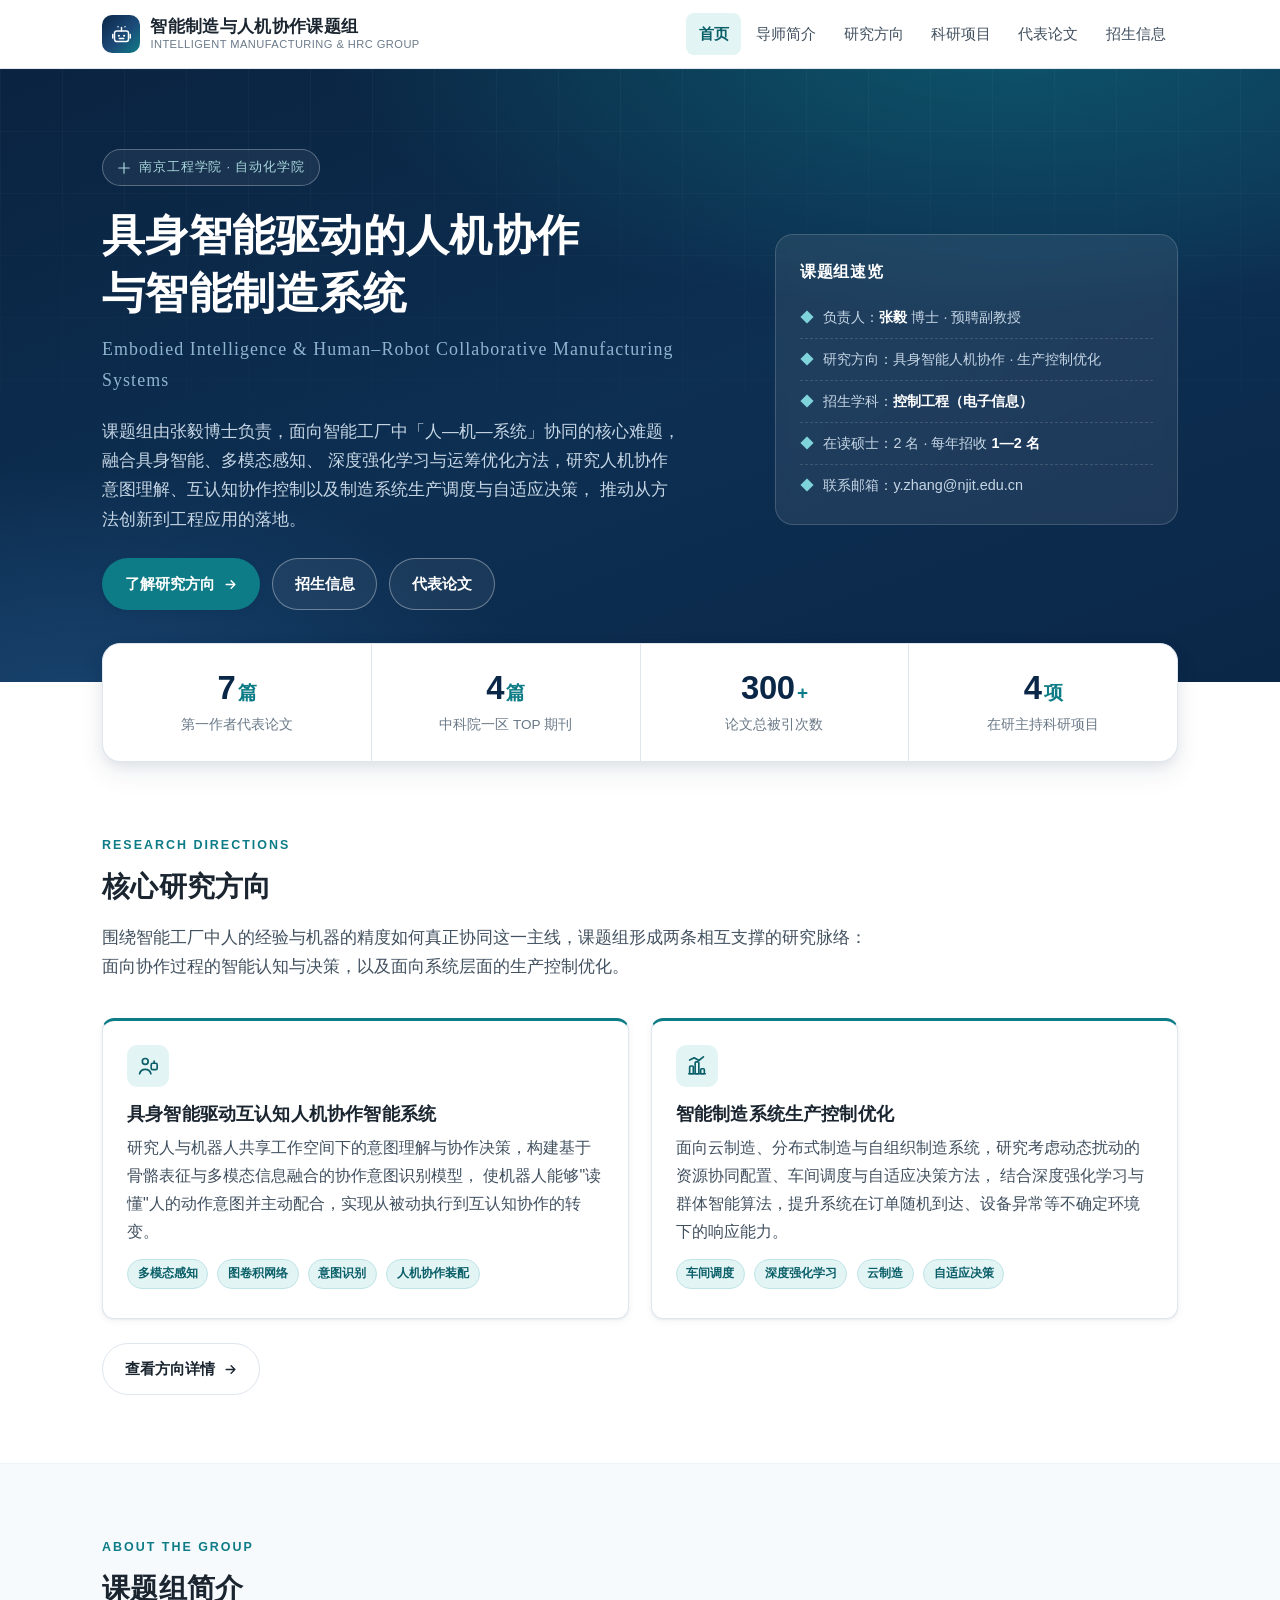
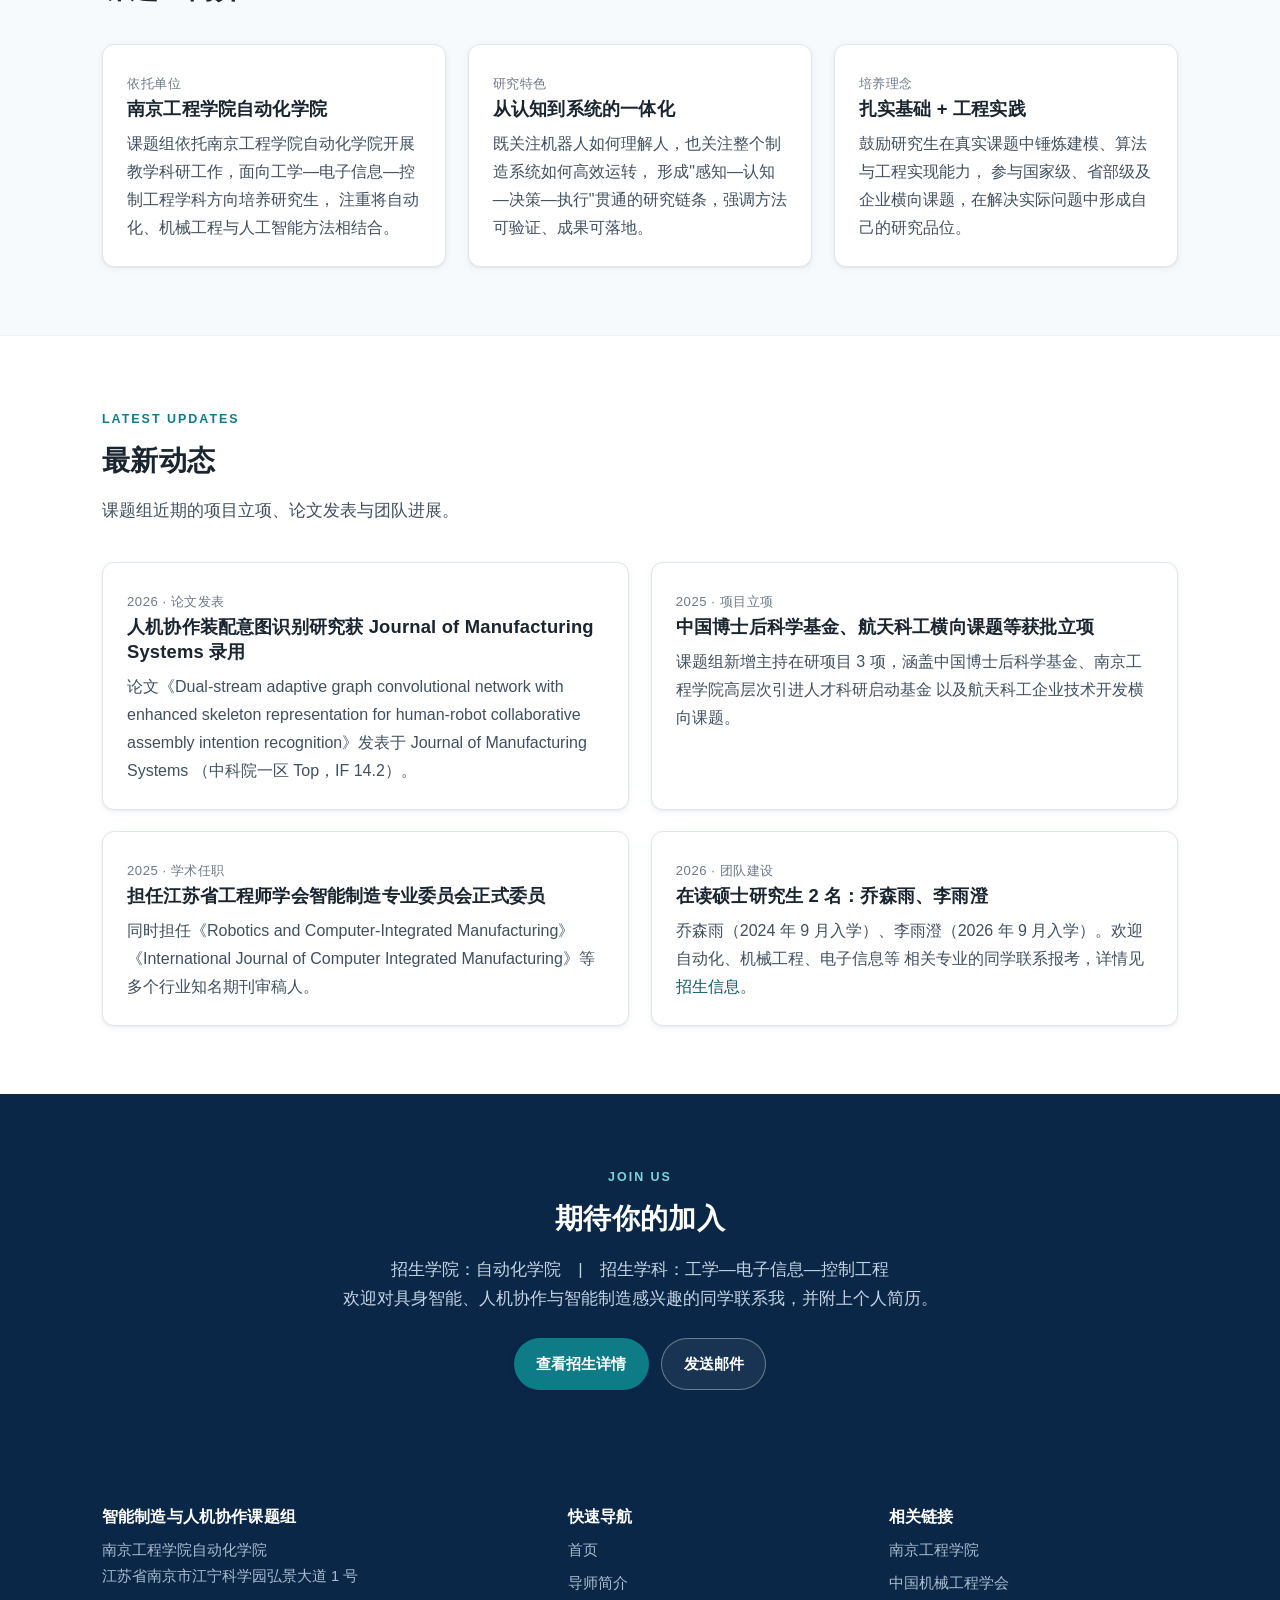
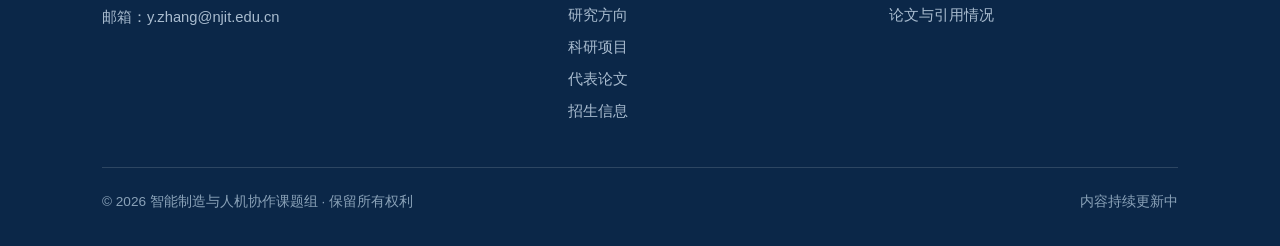
<file: index.html>
<!DOCTYPE html>
<html lang="zh-CN">
<head>
<meta charset="UTF-8">
<meta name="viewport" content="width=device-width, initial-scale=1">
<title>智能制造与人机协作课题组 | 南京工程学院自动化学院</title>
<meta name="description" content="智能制造与人机协作课题组（南京工程学院自动化学院），面向具身智能驱动互认知人机协作智能系统与智能制造系统生产控制优化开展研究，由张毅博士负责，每年招收硕士研究生1—2名。">
<meta name="keywords" content="张毅,南京工程学院,自动化学院,具身智能,人机协作,智能制造,生产调度,研究生招生,控制工程">
<meta name="author" content="张毅">
<link rel="icon" href="favicon.svg" type="image/svg+xml">
<meta name="theme-color" content="#0b2748">
<link rel="stylesheet" href="assets/css/style.css">
</head>
<body>

<a class="skip-link" href="#main">跳到主要内容</a>

<!-- ===================== 顶部导航 ===================== -->
<header class="site-header">
  <nav class="wrap nav" aria-label="主导航">
    <a class="brand" href="index.html">
      <span class="brand__mark" aria-hidden="true">
        <svg width="21" height="21" viewBox="0 0 24 24" fill="none" stroke="currentColor" stroke-width="1.7" stroke-linecap="round" stroke-linejoin="round">
          <rect x="4" y="8" width="16" height="12" rx="2.5"/>
          <path d="M12 8V4M8 3.2h0M16 3.2h0"/>
          <circle cx="9" cy="13.5" r="1.2" fill="currentColor" stroke="none"/>
          <circle cx="15" cy="13.5" r="1.2" fill="currentColor" stroke="none"/>
          <path d="M9.5 16.6h5"/>
          <path d="M2 12v4M22 12v4"/>
        </svg>
      </span>
      <span class="brand__text">
        <span class="brand__cn">智能制造与人机协作课题组</span>
        <span class="brand__en">Intelligent Manufacturing &amp; HRC Group</span>
      </span>
    </a>

    <button class="nav__toggle" type="button" aria-label="展开导航菜单" aria-expanded="false" aria-controls="site-menu">
      <svg width="22" height="22" viewBox="0 0 24 24" fill="none" stroke="currentColor" stroke-width="2" stroke-linecap="round" aria-hidden="true">
        <path d="M4 7h16M4 12h16M4 17h16"/>
      </svg>
    </button>

    <ul class="nav__list" id="site-menu">
      <li><a class="nav__link" href="index.html">首页</a></li>
      <li><a class="nav__link" href="advisor.html">导师简介</a></li>
      <li><a class="nav__link" href="research.html">研究方向</a></li>
      <li><a class="nav__link" href="projects.html">科研项目</a></li>
      <li><a class="nav__link" href="publications.html">代表论文</a></li>
      <li><a class="nav__link" href="join.html">招生信息</a></li>
    </ul>
  </nav>
</header>

<main id="main">

  <!-- ===================== Hero ===================== -->
  <section class="hero">
    <div class="hero__grid" aria-hidden="true"></div>
    <div class="wrap hero__inner">
      <div>
        <p class="hero__tag">
          <svg width="14" height="14" viewBox="0 0 24 24" fill="none" stroke="currentColor" stroke-width="2" stroke-linecap="round" aria-hidden="true"><path d="M12 3v18M3 12h18"/></svg>
          南京工程学院 · 自动化学院
        </p>

        <h1>具身智能驱动的人机协作<br>与智能制造系统</h1>
        <p class="hero__en">Embodied Intelligence &amp; Human–Robot Collaborative Manufacturing Systems</p>

        <p class="hero__desc">
          课题组由张毅博士负责，面向智能工厂中「人—机—系统」协同的核心难题，融合具身智能、多模态感知、
          深度强化学习与运筹优化方法，研究人机协作意图理解、互认知协作控制以及制造系统生产调度与自适应决策，
          推动从方法创新到工程应用的落地。
        </p>

        <div class="btn-row">
          <a class="btn btn--primary" href="research.html">
            了解研究方向
            <svg width="15" height="15" viewBox="0 0 24 24" fill="none" stroke="currentColor" stroke-width="2.2" stroke-linecap="round" stroke-linejoin="round" aria-hidden="true"><path d="M5 12h14M13 6l6 6-6 6"/></svg>
          </a>
          <a class="btn btn--ghost" href="join.html">招生信息</a>
          <a class="btn btn--ghost" href="publications.html">代表论文</a>
        </div>
      </div>

      <aside class="hero__card" aria-label="课题组概览">
        <h2>课题组速览</h2>
        <ul>
          <li><span class="dot" aria-hidden="true">◆</span><span>负责人：<strong>张毅</strong> 博士 · 预聘副教授</span></li>
          <li><span class="dot" aria-hidden="true">◆</span><span>研究方向：具身智能人机协作 · 生产控制优化</span></li>
          <li><span class="dot" aria-hidden="true">◆</span><span>招生学科：<strong>控制工程（电子信息）</strong></span></li>
          <li><span class="dot" aria-hidden="true">◆</span><span>在读硕士：2 名 · 每年招收 <strong>1—2 名</strong></span></li>
          <li><span class="dot" aria-hidden="true">◆</span><span>联系邮箱：y.zhang@njit.edu.cn</span></li>
        </ul>
      </aside>
    </div>
  </section>

  <!-- ===================== 数据条 ===================== -->
  <div class="wrap">
    <div class="stats">
      <div class="stat">
        <span class="stat__num">7<small>篇</small></span>
        <span class="stat__label">第一作者代表论文</span>
      </div>
      <div class="stat">
        <span class="stat__num">4<small>篇</small></span>
        <span class="stat__label">中科院一区 TOP 期刊</span>
      </div>
      <div class="stat">
        <span class="stat__num">300<small>+</small></span>
        <span class="stat__label">论文总被引次数</span>
      </div>
      <div class="stat">
        <span class="stat__num">4<small>项</small></span>
        <span class="stat__label">在研主持科研项目</span>
      </div>
    </div>
  </div>

  <!-- ===================== 研究方向 ===================== -->
  <section class="section" id="directions">
    <div class="wrap">
      <div class="section-head">
        <span class="eyebrow">Research Directions</span>
        <h2>核心研究方向</h2>
        <p class="lead">
          围绕智能工厂中人的经验与机器的精度如何真正协同这一主线，课题组形成两条相互支撑的研究脉络：
          面向协作过程的智能认知与决策，以及面向系统层面的生产控制优化。
        </p>
      </div>

      <div class="grid grid--2">
        <article class="card card--accent">
          <div class="card__icon" aria-hidden="true">
            <svg width="22" height="22" viewBox="0 0 24 24" fill="none" stroke="currentColor" stroke-width="1.8" stroke-linecap="round" stroke-linejoin="round">
              <circle cx="9" cy="7" r="3.2"/><path d="M2.8 20.5a6.4 6.4 0 0 1 12.4 0"/>
              <rect x="15.5" y="9" width="6.5" height="7" rx="1.6"/><path d="M18.7 9V6.5"/>
            </svg>
          </div>
          <h3>具身智能驱动互认知人机协作智能系统</h3>
          <p>
            研究人与机器人共享工作空间下的意图理解与协作决策，构建基于骨骼表征与多模态信息融合的协作意图识别模型，
            使机器人能够"读懂"人的动作意图并主动配合，实现从被动执行到互认知协作的转变。
          </p>
          <div>
            <span class="tag tag--accent">多模态感知</span>
            <span class="tag tag--accent">图卷积网络</span>
            <span class="tag tag--accent">意图识别</span>
            <span class="tag tag--accent">人机协作装配</span>
          </div>
        </article>

        <article class="card card--accent">
          <div class="card__icon" aria-hidden="true">
            <svg width="22" height="22" viewBox="0 0 24 24" fill="none" stroke="currentColor" stroke-width="1.8" stroke-linecap="round" stroke-linejoin="round">
              <path d="M3 20.5h18"/><rect x="4" y="12" width="4" height="8.5" rx="1"/>
              <rect x="10" y="7.5" width="4" height="13" rx="1"/><rect x="16" y="15" width="4" height="5.5" rx="1"/>
              <path d="M4 5.5l5-2.5 5 3 5-4"/>
            </svg>
          </div>
          <h3>智能制造系统生产控制优化</h3>
          <p>
            面向云制造、分布式制造与自组织制造系统，研究考虑动态扰动的资源协同配置、车间调度与自适应决策方法，
            结合深度强化学习与群体智能算法，提升系统在订单随机到达、设备异常等不确定环境下的响应能力。
          </p>
          <div>
            <span class="tag tag--accent">车间调度</span>
            <span class="tag tag--accent">深度强化学习</span>
            <span class="tag tag--accent">云制造</span>
            <span class="tag tag--accent">自适应决策</span>
          </div>
        </article>
      </div>

      <div class="btn-row">
        <a class="btn btn--ghost" href="research.html">
          查看方向详情
          <svg width="15" height="15" viewBox="0 0 24 24" fill="none" stroke="currentColor" stroke-width="2.2" stroke-linecap="round" stroke-linejoin="round" aria-hidden="true"><path d="M5 12h14M13 6l6 6-6 6"/></svg>
        </a>
      </div>
    </div>
  </section>

  <!-- ===================== 课题组简介 ===================== -->
  <section class="section section--soft">
    <div class="wrap">
      <div class="section-head">
        <span class="eyebrow">About the Group</span>
        <h2>课题组简介</h2>
      </div>

      <div class="grid grid--3">
        <article class="card">
          <span class="card__meta">依托单位</span>
          <h3>南京工程学院自动化学院</h3>
          <p>
            课题组依托南京工程学院自动化学院开展教学科研工作，面向工学—电子信息—控制工程学科方向培养研究生，
            注重将自动化、机械工程与人工智能方法相结合。
          </p>
        </article>

        <article class="card">
          <span class="card__meta">研究特色</span>
          <h3>从认知到系统的一体化</h3>
          <p>
            既关注机器人如何理解人，也关注整个制造系统如何高效运转，
            形成"感知—认知—决策—执行"贯通的研究链条，强调方法可验证、成果可落地。
          </p>
        </article>

        <article class="card">
          <span class="card__meta">培养理念</span>
          <h3>扎实基础 + 工程实践</h3>
          <p>
            鼓励研究生在真实课题中锤炼建模、算法与工程实现能力，
            参与国家级、省部级及企业横向课题，在解决实际问题中形成自己的研究品位。
          </p>
        </article>
      </div>
    </div>
  </section>

  <!-- ===================== 最新动态 ===================== -->
  <section class="section" id="news">
    <div class="wrap">
      <div class="section-head">
        <span class="eyebrow">Latest Updates</span>
        <h2>最新动态</h2>
        <p class="lead">课题组近期的项目立项、论文发表与团队进展。</p>
      </div>

      <div class="grid grid--2">
        <article class="card">
          <span class="card__meta">2026 · 论文发表</span>
          <h3>人机协作装配意图识别研究获 Journal of Manufacturing Systems 录用</h3>
          <p>
            论文《Dual-stream adaptive graph convolutional network with enhanced skeleton representation for
            human-robot collaborative assembly intention recognition》发表于 Journal of Manufacturing Systems
            （中科院一区 Top，IF 14.2）。
          </p>
        </article>

        <article class="card">
          <span class="card__meta">2025 · 项目立项</span>
          <h3>中国博士后科学基金、航天科工横向课题等获批立项</h3>
          <p>
            课题组新增主持在研项目 3 项，涵盖中国博士后科学基金、南京工程学院高层次引进人才科研启动基金
            以及航天科工企业技术开发横向课题。
          </p>
        </article>

        <article class="card">
          <span class="card__meta">2025 · 学术任职</span>
          <h3>担任江苏省工程师学会智能制造专业委员会正式委员</h3>
          <p>
            同时担任《Robotics and Computer-Integrated Manufacturing》《International Journal of
            Computer Integrated Manufacturing》等多个行业知名期刊审稿人。
          </p>
        </article>

        <article class="card">
          <span class="card__meta">2026 · 团队建设</span>
          <h3>在读硕士研究生 2 名：乔森雨、李雨澄</h3>
          <p>
            乔森雨（2024 年 9 月入学）、李雨澄（2026 年 9 月入学）。欢迎自动化、机械工程、电子信息等
            相关专业的同学联系报考，详情见<a href="join.html">招生信息</a>。
          </p>
        </article>
      </div>
    </div>
  </section>

  <!-- ===================== 招生 CTA ===================== -->
  <section class="section section--navy">
    <div class="wrap" style="text-align:center; max-width:820px;">
      <span class="eyebrow">Join Us</span>
      <h2>期待你的加入</h2>
      <p class="lead">
        招生学院：自动化学院　|　招生学科：工学—电子信息—控制工程<br>
        欢迎对具身智能、人机协作与智能制造感兴趣的同学联系我，并附上个人简历。
      </p>
      <div class="btn-row" style="justify-content:center;">
        <a class="btn btn--primary" href="join.html">查看招生详情</a>
        <a class="btn btn--ghost" href="mailto:y.zhang@njit.edu.cn">发送邮件</a>
      </div>
    </div>
  </section>

</main>

<!-- ===================== 页脚 ===================== -->
<footer class="site-footer">
  <div class="wrap">
    <div class="footer__grid">
      <div>
        <h3>智能制造与人机协作课题组</h3>
        <p>
          南京工程学院自动化学院<br>
          江苏省南京市江宁科学园弘景大道 1 号
        </p>
        <p>
          邮箱：<a href="mailto:y.zhang@njit.edu.cn">y.zhang@njit.edu.cn</a>
        </p>
      </div>

      <div>
        <h3>快速导航</h3>
        <ul>
          <li><a href="index.html">首页</a></li>
          <li><a href="advisor.html">导师简介</a></li>
          <li><a href="research.html">研究方向</a></li>
          <li><a href="projects.html">科研项目</a></li>
          <li><a href="publications.html">代表论文</a></li>
          <li><a href="join.html">招生信息</a></li>
        </ul>
      </div>

      <div>
        <h3>相关链接</h3>
        <ul>
          <li><a href="https://www.njit.edu.cn" target="_blank" rel="noopener">南京工程学院</a></li>
          <li><a href="https://www.cmes.org" target="_blank" rel="noopener">中国机械工程学会</a></li>
          <li><a href="publications.html">论文与引用情况</a></li>
        </ul>
      </div>
    </div>

    <div class="footer__bottom">
      <span>© <span data-year>2025</span> 智能制造与人机协作课题组 · 保留所有权利</span>
      <span>内容持续更新中</span>
    </div>
  </div>
</footer>

<script src="assets/js/main.js"></script>
</body>
</html>
</file>
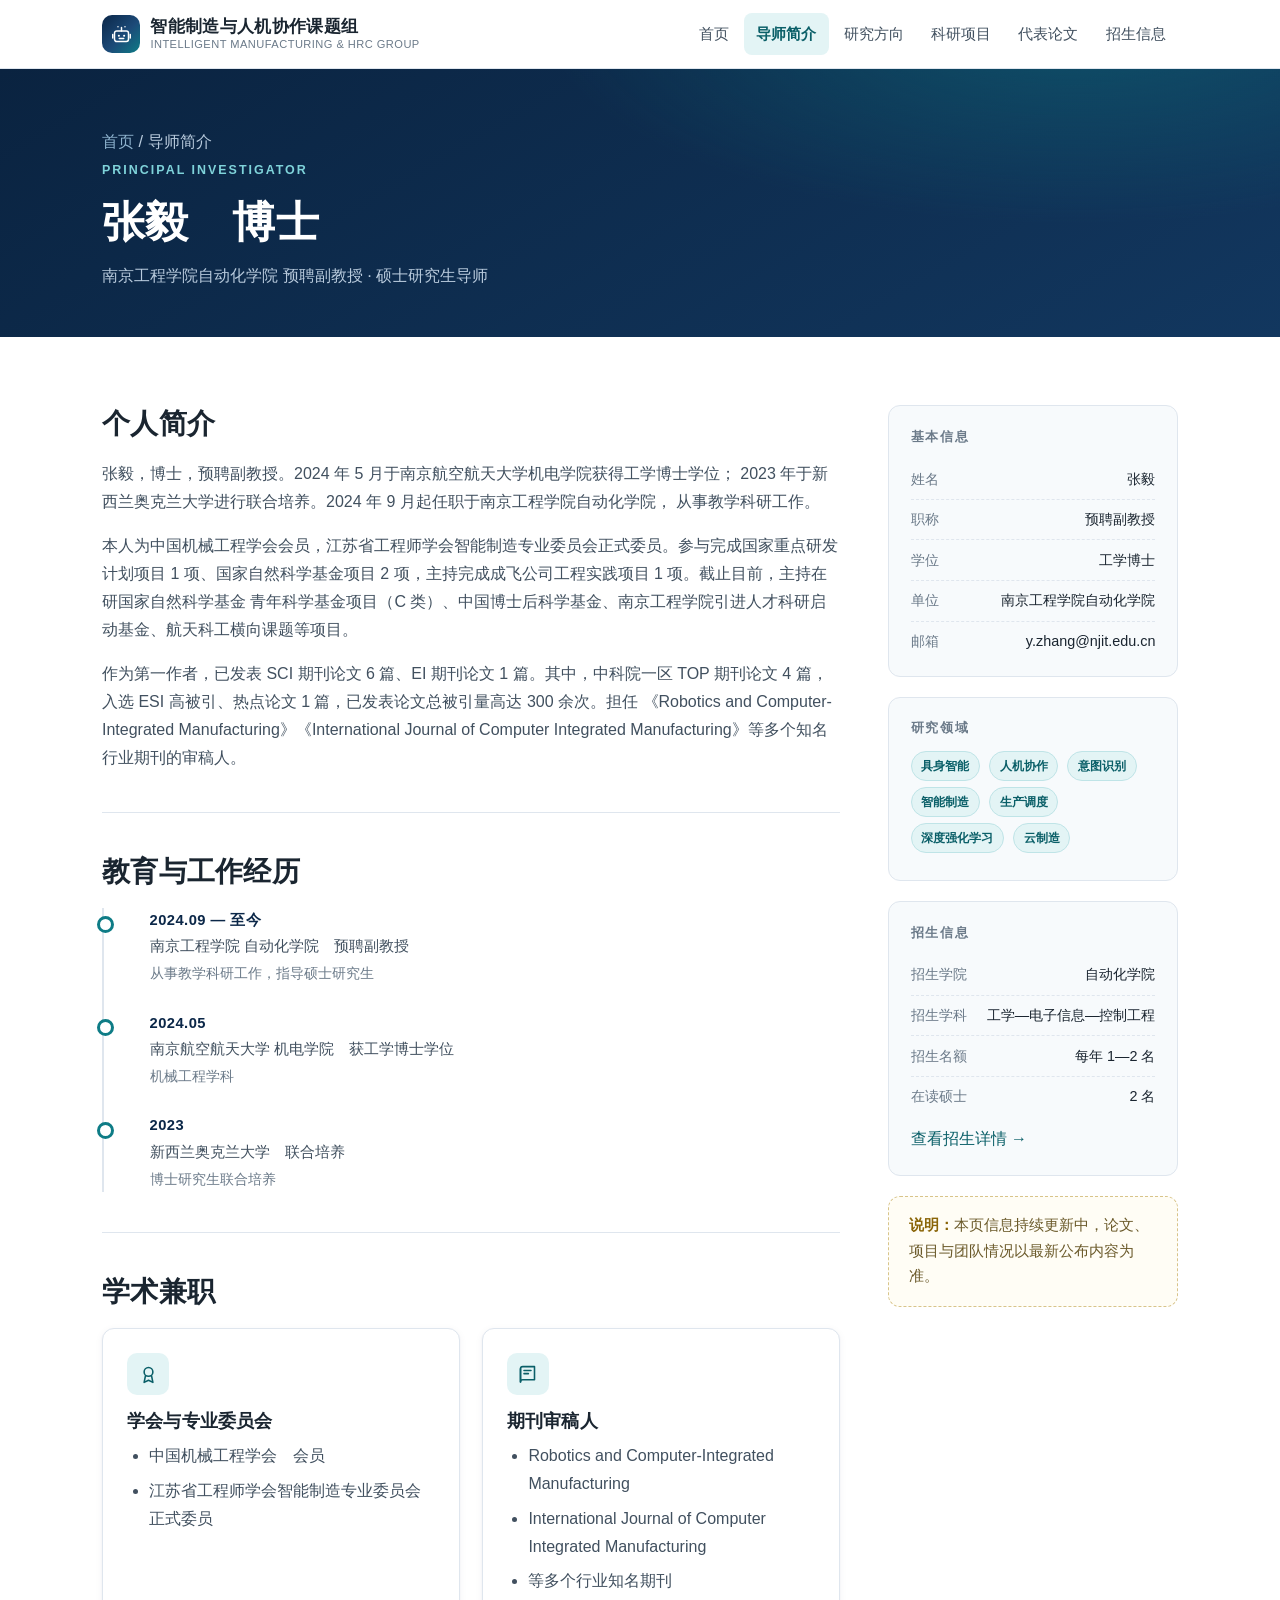
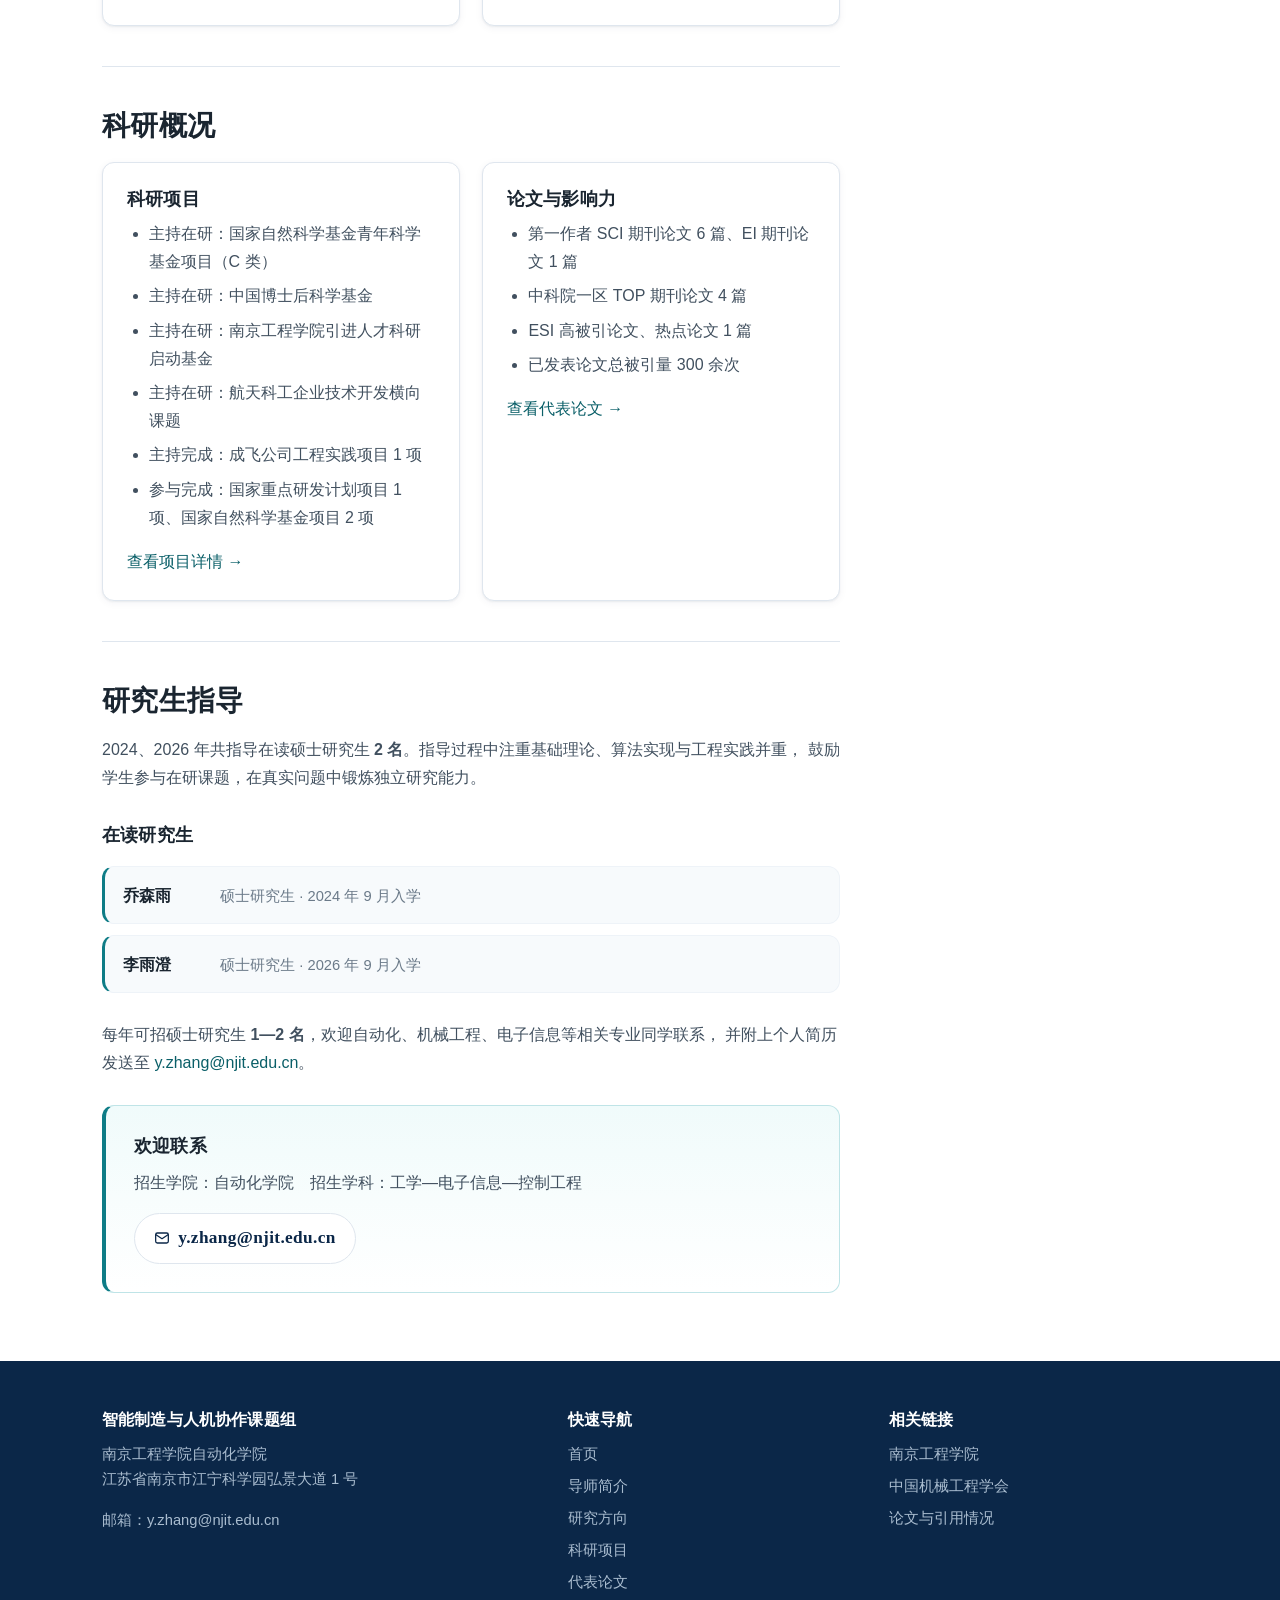
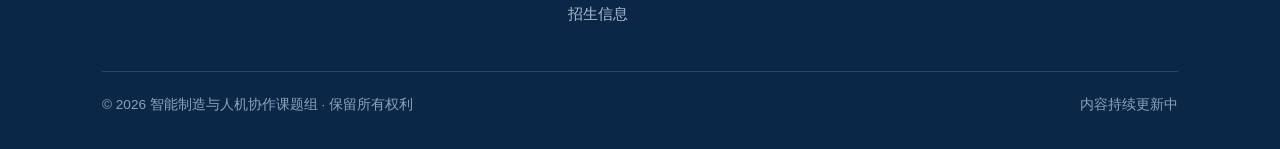
<file: advisor.html>
<!DOCTYPE html>
<html lang="zh-CN">
<head>
<meta charset="UTF-8">
<meta name="viewport" content="width=device-width, initial-scale=1">
<title>导师简介 | 智能制造与人机协作课题组</title>
<meta name="description" content="张毅，博士，南京工程学院自动化学院预聘副教授。南京航空航天大学工学博士，新西兰奥克兰大学联合培养。主持国家自然科学基金青年科学基金项目（C类）、中国博士后科学基金等，第一作者发表SCI论文6篇、EI论文1篇。">
<meta name="keywords" content="张毅,南京工程学院,自动化学院,预聘副教授,智能制造,人机协作,硕士生导师">
<link rel="icon" href="favicon.svg" type="image/svg+xml">
<meta name="theme-color" content="#0b2748">
<link rel="stylesheet" href="assets/css/style.css">
</head>
<body>

<a class="skip-link" href="#main">跳到主要内容</a>

<header class="site-header">
  <nav class="wrap nav" aria-label="主导航">
    <a class="brand" href="index.html">
      <span class="brand__mark" aria-hidden="true">
        <svg width="21" height="21" viewBox="0 0 24 24" fill="none" stroke="currentColor" stroke-width="1.7" stroke-linecap="round" stroke-linejoin="round">
          <rect x="4" y="8" width="16" height="12" rx="2.5"/>
          <path d="M12 8V4M8 3.2h0M16 3.2h0"/>
          <circle cx="9" cy="13.5" r="1.2" fill="currentColor" stroke="none"/>
          <circle cx="15" cy="13.5" r="1.2" fill="currentColor" stroke="none"/>
          <path d="M9.5 16.6h5"/>
          <path d="M2 12v4M22 12v4"/>
        </svg>
      </span>
      <span class="brand__text">
        <span class="brand__cn">智能制造与人机协作课题组</span>
        <span class="brand__en">Intelligent Manufacturing &amp; HRC Group</span>
      </span>
    </a>

    <button class="nav__toggle" type="button" aria-label="展开导航菜单" aria-expanded="false" aria-controls="site-menu">
      <svg width="22" height="22" viewBox="0 0 24 24" fill="none" stroke="currentColor" stroke-width="2" stroke-linecap="round" aria-hidden="true">
        <path d="M4 7h16M4 12h16M4 17h16"/>
      </svg>
    </button>

    <ul class="nav__list" id="site-menu">
      <li><a class="nav__link" href="index.html">首页</a></li>
      <li><a class="nav__link" href="advisor.html">导师简介</a></li>
      <li><a class="nav__link" href="research.html">研究方向</a></li>
      <li><a class="nav__link" href="projects.html">科研项目</a></li>
      <li><a class="nav__link" href="publications.html">代表论文</a></li>
      <li><a class="nav__link" href="join.html">招生信息</a></li>
    </ul>
  </nav>
</header>

<main id="main">

  <section class="page-hero">
    <div class="wrap">
      <p class="crumb"><a href="index.html">首页</a> / 导师简介</p>
      <span class="eyebrow">Principal Investigator</span>
      <h1>张毅　博士</h1>
      <p>南京工程学院自动化学院 预聘副教授 · 硕士研究生导师</p>
    </div>
  </section>

  <section class="section">
    <div class="wrap profile">

      <!-- ---------- 主内容 ---------- -->
      <div>
        <h2>个人简介</h2>
        <p>
          张毅，博士，预聘副教授。2024 年 5 月于南京航空航天大学机电学院获得工学博士学位；
          2023 年于新西兰奥克兰大学进行联合培养。2024 年 9 月起任职于南京工程学院自动化学院，
          从事教学科研工作。
        </p>
        <p>
          本人为中国机械工程学会会员，江苏省工程师学会智能制造专业委员会正式委员。参与完成国家重点研发计划项目
          1 项、国家自然科学基金项目 2 项，主持完成成飞公司工程实践项目 1 项。截止目前，主持在研国家自然科学基金
          青年科学基金项目（C 类）、中国博士后科学基金、南京工程学院引进人才科研启动基金、航天科工横向课题等项目。
        </p>
        <p>
          作为第一作者，已发表 SCI 期刊论文 6 篇、EI 期刊论文 1 篇。其中，中科院一区 TOP 期刊论文 4 篇，
          入选 ESI 高被引、热点论文 1 篇，已发表论文总被引量高达 300 余次。担任
          《Robotics and Computer-Integrated Manufacturing》《International Journal of Computer Integrated
          Manufacturing》等多个知名行业期刊的审稿人。
        </p>

        <hr>

        <h2>教育与工作经历</h2>
        <ol class="timeline">
          <li>
            <span class="timeline__year">2024.09 — 至今</span>
            <span class="timeline__text">南京工程学院 自动化学院　预聘副教授<br><em>从事教学科研工作，指导硕士研究生</em></span>
          </li>
          <li>
            <span class="timeline__year">2024.05</span>
            <span class="timeline__text">南京航空航天大学 机电学院　获工学博士学位<br><em>机械工程学科</em></span>
          </li>
          <li>
            <span class="timeline__year">2023</span>
            <span class="timeline__text">新西兰奥克兰大学　联合培养<br><em>博士研究生联合培养</em></span>
          </li>
        </ol>

        <hr>

        <h2>学术兼职</h2>
        <div class="grid grid--2">
          <article class="card">
            <div class="card__icon" aria-hidden="true">
              <svg width="21" height="21" viewBox="0 0 24 24" fill="none" stroke="currentColor" stroke-width="1.8" stroke-linecap="round" stroke-linejoin="round">
                <circle cx="12" cy="9" r="5"/><path d="M8.5 13.5 7 21l5-2.5 5 2.5-1.5-7.5"/>
              </svg>
            </div>
            <h3>学会与专业委员会</h3>
            <ul>
              <li>中国机械工程学会　会员</li>
              <li>江苏省工程师学会智能制造专业委员会　正式委员</li>
            </ul>
          </article>

          <article class="card">
            <div class="card__icon" aria-hidden="true">
              <svg width="21" height="21" viewBox="0 0 24 24" fill="none" stroke="currentColor" stroke-width="1.8" stroke-linecap="round" stroke-linejoin="round">
                <path d="M4 5.5A2.5 2.5 0 0 1 6.5 3H20v15H6.5A2.5 2.5 0 0 0 4 20.5z"/><path d="M4 5.5v15"/><path d="M8 7.5h8M8 11h5"/>
              </svg>
            </div>
            <h3>期刊审稿人</h3>
            <ul>
              <li>Robotics and Computer-Integrated Manufacturing</li>
              <li>International Journal of Computer Integrated Manufacturing</li>
              <li>等多个行业知名期刊</li>
            </ul>
          </article>
        </div>

        <hr>

        <h2>科研概况</h2>
        <div class="grid grid--2">
          <article class="card">
            <h3>科研项目</h3>
            <ul>
              <li>主持在研：国家自然科学基金青年科学基金项目（C 类）</li>
              <li>主持在研：中国博士后科学基金</li>
              <li>主持在研：南京工程学院引进人才科研启动基金</li>
              <li>主持在研：航天科工企业技术开发横向课题</li>
              <li>主持完成：成飞公司工程实践项目 1 项</li>
              <li>参与完成：国家重点研发计划项目 1 项、国家自然科学基金项目 2 项</li>
            </ul>
            <p style="margin-bottom:0;"><a href="projects.html">查看项目详情 →</a></p>
          </article>

          <article class="card">
            <h3>论文与影响力</h3>
            <ul>
              <li>第一作者 SCI 期刊论文 6 篇、EI 期刊论文 1 篇</li>
              <li>中科院一区 TOP 期刊论文 4 篇</li>
              <li>ESI 高被引论文、热点论文 1 篇</li>
              <li>已发表论文总被引量 300 余次</li>
            </ul>
            <p style="margin-bottom:0;"><a href="publications.html">查看代表论文 →</a></p>
          </article>
        </div>

        <hr>

        <h2>研究生指导</h2>
        <p>
          2024、2026 年共指导在读硕士研究生 <strong>2 名</strong>。指导过程中注重基础理论、算法实现与工程实践并重，
          鼓励学生参与在研课题，在真实问题中锻炼独立研究能力。
        </p>

        <h3 style="margin-top:1.9rem;">在读研究生</h3>
        <div class="member-list">
          <div class="member">
            <span class="member__name">乔森雨</span>
            <span class="member__meta">硕士研究生 · 2024 年 9 月入学</span>
          </div>
          <div class="member">
            <span class="member__name">李雨澄</span>
            <span class="member__meta">硕士研究生 · 2026 年 9 月入学</span>
          </div>
        </div>
        <p>
          每年可招硕士研究生 <strong>1—2 名</strong>，欢迎自动化、机械工程、电子信息等相关专业同学联系，
          并附上个人简历发送至 <a href="mailto:y.zhang@njit.edu.cn">y.zhang@njit.edu.cn</a>。
        </p>

        <div class="callout" style="margin-top:1.75rem;">
          <h3>欢迎联系</h3>
          <p style="margin-bottom:.5rem;">
            招生学院：自动化学院　招生学科：工学—电子信息—控制工程
          </p>
          <a class="email" href="mailto:y.zhang@njit.edu.cn">
            <svg width="16" height="16" viewBox="0 0 24 24" fill="none" stroke="currentColor" stroke-width="1.9" stroke-linecap="round" stroke-linejoin="round" aria-hidden="true">
              <rect x="2.5" y="4.5" width="19" height="15" rx="2.5"/><path d="m3 7 9 6 9-6"/>
            </svg>
            y.zhang@njit.edu.cn
          </a>
        </div>
      </div>

      <!-- ---------- 侧栏 ---------- -->
      <aside aria-label="个人信息速览">
        <div class="aside-card">
          <h3>基本信息</h3>
          <ul>
            <li><span>姓名</span><span>张毅</span></li>
            <li><span>职称</span><span>预聘副教授</span></li>
            <li><span>学位</span><span>工学博士</span></li>
            <li><span>单位</span><span>南京工程学院自动化学院</span></li>
            <li><span>邮箱</span><span>y.zhang@njit.edu.cn</span></li>
          </ul>
        </div>

        <div class="aside-card">
          <h3>研究领域</h3>
          <div>
            <span class="tag tag--accent">具身智能</span>
            <span class="tag tag--accent">人机协作</span>
            <span class="tag tag--accent">意图识别</span>
            <span class="tag tag--accent">智能制造</span>
            <span class="tag tag--accent">生产调度</span>
            <span class="tag tag--accent">深度强化学习</span>
            <span class="tag tag--accent">云制造</span>
          </div>
        </div>

        <div class="aside-card">
          <h3>招生信息</h3>
          <ul>
            <li><span>招生学院</span><span>自动化学院</span></li>
            <li><span>招生学科</span><span>工学—电子信息—控制工程</span></li>
            <li><span>招生名额</span><span>每年 1—2 名</span></li>
            <li><span>在读硕士</span><span>2 名</span></li>
          </ul>
          <p style="margin:1rem 0 0;"><a href="join.html">查看招生详情 →</a></p>
        </div>

        <div class="note">
          <strong>说明：</strong>本页信息持续更新中，论文、项目与团队情况以最新公布内容为准。
        </div>
      </aside>

    </div>
  </section>

</main>

<footer class="site-footer">
  <div class="wrap">
    <div class="footer__grid">
      <div>
        <h3>智能制造与人机协作课题组</h3>
        <p>
          南京工程学院自动化学院<br>
          江苏省南京市江宁科学园弘景大道 1 号
        </p>
        <p>
          邮箱：<a href="mailto:y.zhang@njit.edu.cn">y.zhang@njit.edu.cn</a>
        </p>
      </div>

      <div>
        <h3>快速导航</h3>
        <ul>
          <li><a href="index.html">首页</a></li>
          <li><a href="advisor.html">导师简介</a></li>
          <li><a href="research.html">研究方向</a></li>
          <li><a href="projects.html">科研项目</a></li>
          <li><a href="publications.html">代表论文</a></li>
          <li><a href="join.html">招生信息</a></li>
        </ul>
      </div>

      <div>
        <h3>相关链接</h3>
        <ul>
          <li><a href="https://www.njit.edu.cn" target="_blank" rel="noopener">南京工程学院</a></li>
          <li><a href="https://www.cmes.org" target="_blank" rel="noopener">中国机械工程学会</a></li>
          <li><a href="publications.html">论文与引用情况</a></li>
        </ul>
      </div>
    </div>

    <div class="footer__bottom">
      <span>© <span data-year>2025</span> 智能制造与人机协作课题组 · 保留所有权利</span>
      <span>内容持续更新中</span>
    </div>
  </div>
</footer>

<script src="assets/js/main.js"></script>
</body>
</html>
</file>
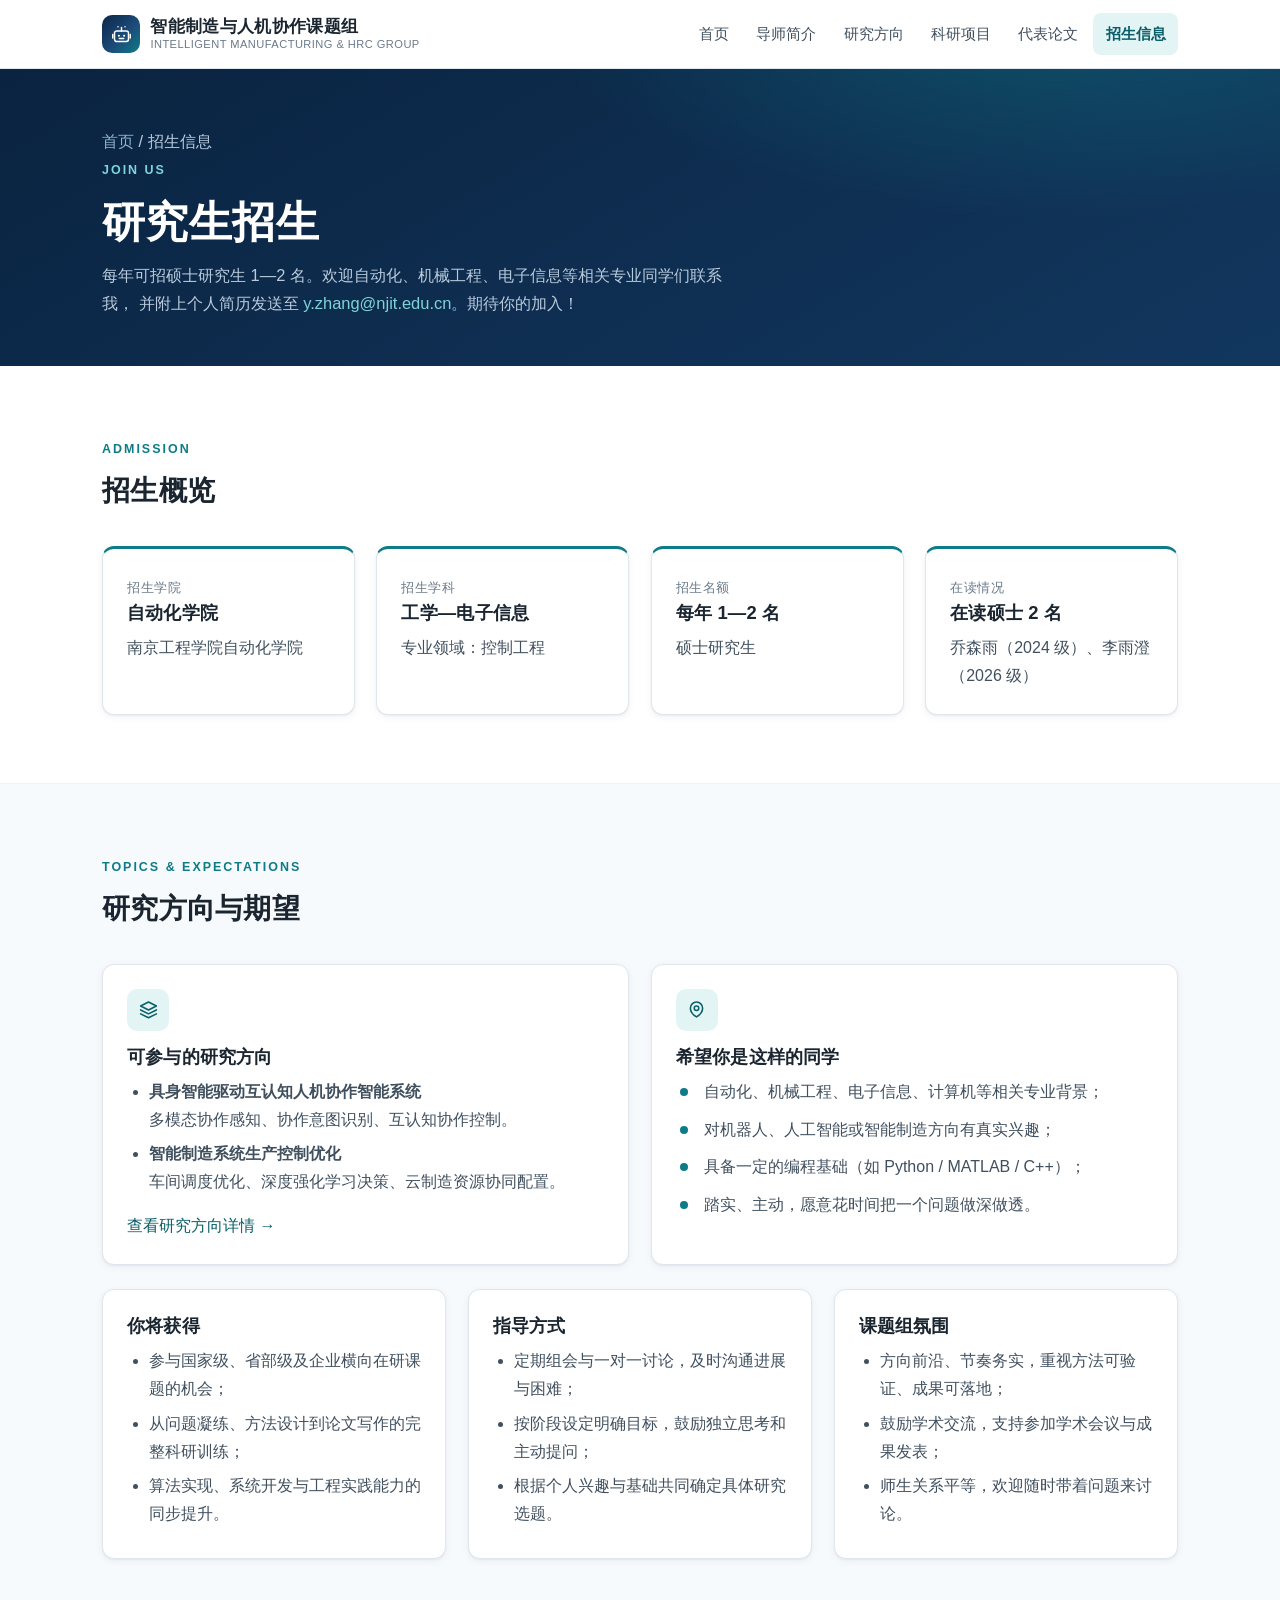
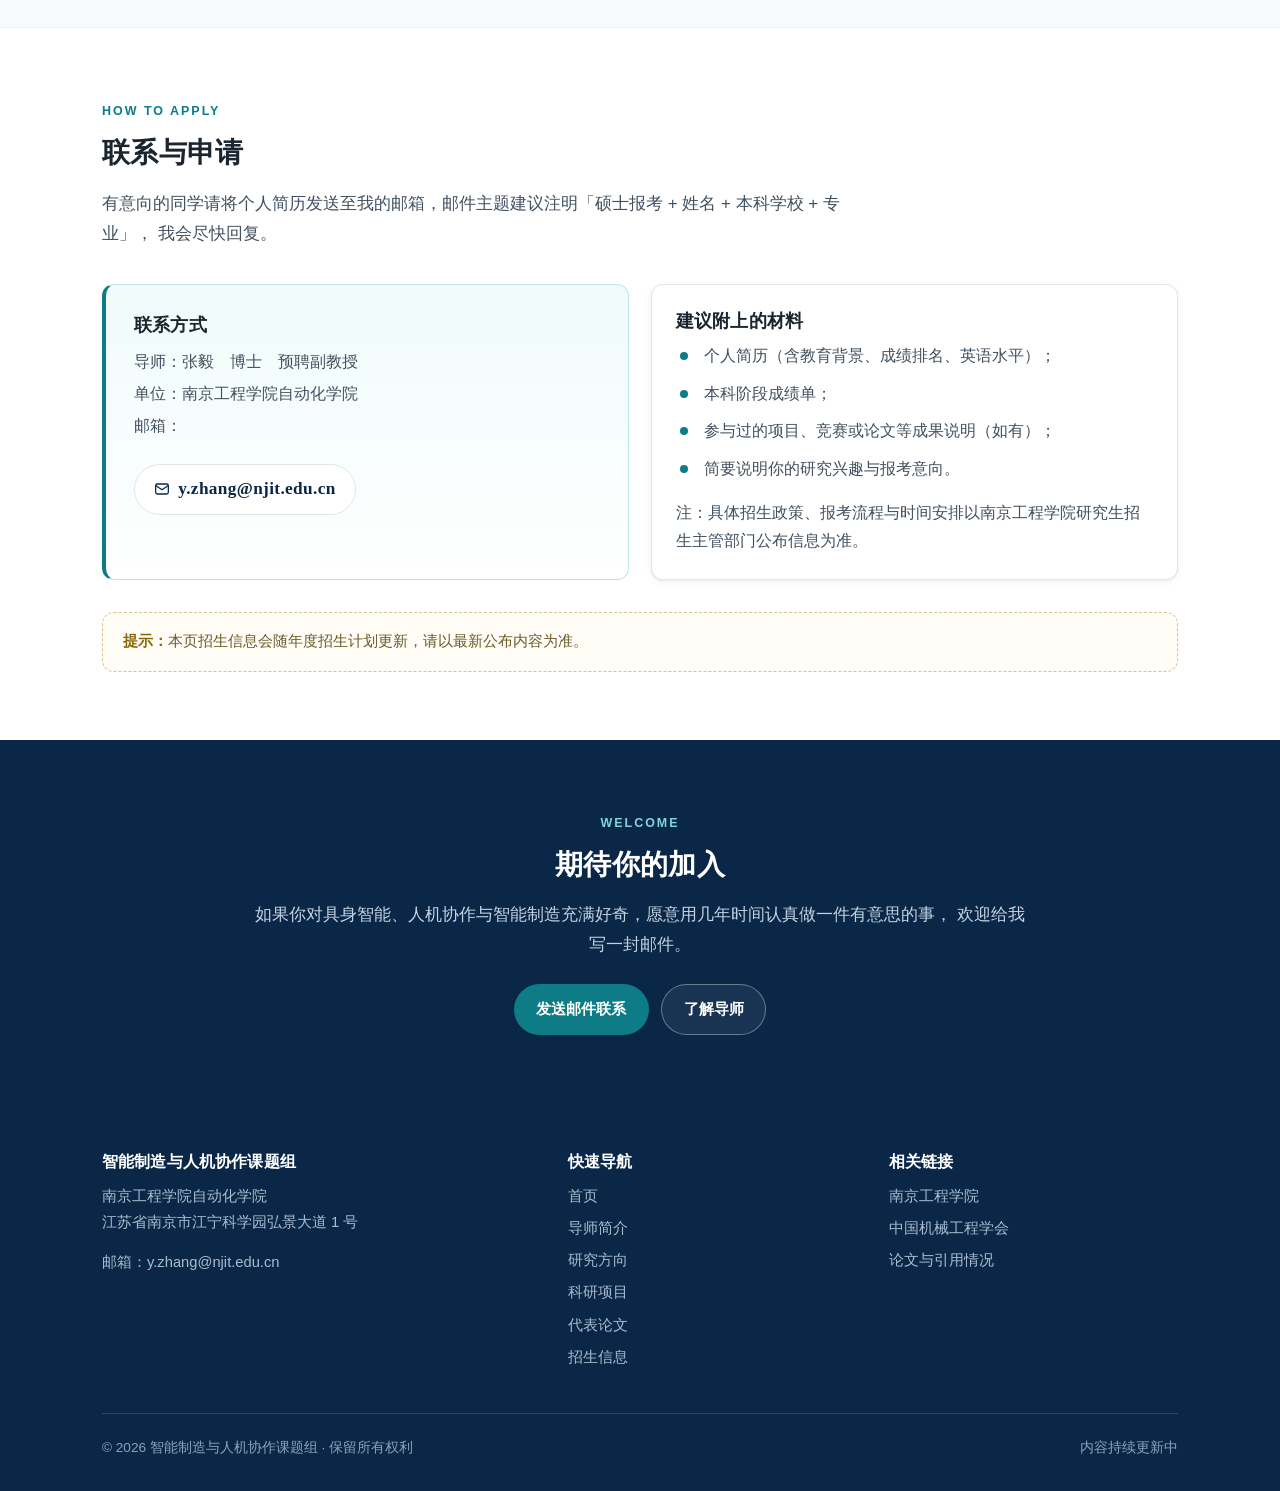
<file: join.html>
<!DOCTYPE html>
<html lang="zh-CN">
<head>
<meta charset="UTF-8">
<meta name="viewport" content="width=device-width, initial-scale=1">
<title>招生信息 | 智能制造与人机协作课题组</title>
<meta name="description" content="课题组每年招收硕士研究生1—2名。招生学院：南京工程学院自动化学院；招生学科：工学—电子信息—控制工程。欢迎自动化、机械工程、电子信息等相关专业同学联系 y.zhang@njit.edu.cn。">
<meta name="keywords" content="研究生招生,南京工程学院,自动化学院,控制工程,电子信息,硕士招生,具身智能,人机协作">
<link rel="icon" href="favicon.svg" type="image/svg+xml">
<meta name="theme-color" content="#0b2748">
<link rel="stylesheet" href="assets/css/style.css">
</head>
<body>

<a class="skip-link" href="#main">跳到主要内容</a>

<header class="site-header">
  <nav class="wrap nav" aria-label="主导航">
    <a class="brand" href="index.html">
      <span class="brand__mark" aria-hidden="true">
        <svg width="21" height="21" viewBox="0 0 24 24" fill="none" stroke="currentColor" stroke-width="1.7" stroke-linecap="round" stroke-linejoin="round">
          <rect x="4" y="8" width="16" height="12" rx="2.5"/>
          <path d="M12 8V4M8 3.2h0M16 3.2h0"/>
          <circle cx="9" cy="13.5" r="1.2" fill="currentColor" stroke="none"/>
          <circle cx="15" cy="13.5" r="1.2" fill="currentColor" stroke="none"/>
          <path d="M9.5 16.6h5"/>
          <path d="M2 12v4M22 12v4"/>
        </svg>
      </span>
      <span class="brand__text">
        <span class="brand__cn">智能制造与人机协作课题组</span>
        <span class="brand__en">Intelligent Manufacturing &amp; HRC Group</span>
      </span>
    </a>

    <button class="nav__toggle" type="button" aria-label="展开导航菜单" aria-expanded="false" aria-controls="site-menu">
      <svg width="22" height="22" viewBox="0 0 24 24" fill="none" stroke="currentColor" stroke-width="2" stroke-linecap="round" aria-hidden="true">
        <path d="M4 7h16M4 12h16M4 17h16"/>
      </svg>
    </button>

    <ul class="nav__list" id="site-menu">
      <li><a class="nav__link" href="index.html">首页</a></li>
      <li><a class="nav__link" href="advisor.html">导师简介</a></li>
      <li><a class="nav__link" href="research.html">研究方向</a></li>
      <li><a class="nav__link" href="projects.html">科研项目</a></li>
      <li><a class="nav__link" href="publications.html">代表论文</a></li>
      <li><a class="nav__link" href="join.html">招生信息</a></li>
    </ul>
  </nav>
</header>

<main id="main">

  <section class="page-hero">
    <div class="wrap">
      <p class="crumb"><a href="index.html">首页</a> / 招生信息</p>
      <span class="eyebrow">Join Us</span>
      <h1>研究生招生</h1>
      <p>
        每年可招硕士研究生 1—2 名。欢迎自动化、机械工程、电子信息等相关专业同学们联系我，
        并附上个人简历发送至 <a href="mailto:y.zhang@njit.edu.cn" style="color:#7fd3da;">y.zhang@njit.edu.cn</a>。期待你的加入！
      </p>
    </div>
  </section>

  <!-- ===================== 招生概览 ===================== -->
  <section class="section">
    <div class="wrap">
      <div class="section-head">
        <span class="eyebrow">Admission</span>
        <h2>招生概览</h2>
      </div>

      <div class="grid grid--4">
        <div class="card card--accent">
          <span class="card__meta">招生学院</span>
          <h3>自动化学院</h3>
          <p style="margin-bottom:0;">南京工程学院自动化学院</p>
        </div>

        <div class="card card--accent">
          <span class="card__meta">招生学科</span>
          <h3>工学—电子信息</h3>
          <p style="margin-bottom:0;">专业领域：控制工程</p>
        </div>

        <div class="card card--accent">
          <span class="card__meta">招生名额</span>
          <h3>每年 1—2 名</h3>
          <p style="margin-bottom:0;">硕士研究生</p>
        </div>

        <div class="card card--accent">
          <span class="card__meta">在读情况</span>
          <h3>在读硕士 2 名</h3>
          <p style="margin-bottom:0;">乔森雨（2024 级）、李雨澄（2026 级）</p>
        </div>
      </div>
    </div>
  </section>

  <!-- ===================== 研究方向与要求 ===================== -->
  <section class="section section--soft">
    <div class="wrap">
      <div class="section-head">
        <span class="eyebrow">Topics &amp; Expectations</span>
        <h2>研究方向与期望</h2>
      </div>

      <div class="grid grid--2">
        <article class="card">
          <div class="card__icon" aria-hidden="true">
            <svg width="21" height="21" viewBox="0 0 24 24" fill="none" stroke="currentColor" stroke-width="1.8" stroke-linecap="round" stroke-linejoin="round">
              <path d="M12 3.5 21 8l-9 4.5L3 8z"/><path d="M3 12.5 12 17l9-4.5M3 17 12 21.5 21 17"/>
            </svg>
          </div>
          <h3>可参与的研究方向</h3>
          <ul>
            <li><strong>具身智能驱动互认知人机协作智能系统</strong><br>
              多模态协作感知、协作意图识别、互认知协作控制。</li>
            <li><strong>智能制造系统生产控制优化</strong><br>
              车间调度优化、深度强化学习决策、云制造资源协同配置。</li>
          </ul>
          <p style="margin-bottom:0;"><a href="research.html">查看研究方向详情 →</a></p>
        </article>

        <article class="card">
          <div class="card__icon" aria-hidden="true">
            <svg width="21" height="21" viewBox="0 0 24 24" fill="none" stroke="currentColor" stroke-width="1.8" stroke-linecap="round" stroke-linejoin="round">
              <path d="M12 20.5s7-4.4 7-10a7 7 0 1 0-14 0c0 5.6 7 10 7 10z"/><circle cx="12" cy="10.5" r="2.6"/>
            </svg>
          </div>
          <h3>希望你是这样的同学</h3>
          <ul class="checklist" style="margin-top:0;">
            <li>自动化、机械工程、电子信息、计算机等相关专业背景；</li>
            <li>对机器人、人工智能或智能制造方向有真实兴趣；</li>
            <li>具备一定的编程基础（如 Python / MATLAB / C++）；</li>
            <li>踏实、主动，愿意花时间把一个问题做深做透。</li>
          </ul>
        </article>
      </div>

      <div class="grid grid--3" style="margin-top:1.5rem;">
        <article class="card">
          <h3>你将获得</h3>
          <ul>
            <li>参与国家级、省部级及企业横向在研课题的机会；</li>
            <li>从问题凝练、方法设计到论文写作的完整科研训练；</li>
            <li>算法实现、系统开发与工程实践能力的同步提升。</li>
          </ul>
        </article>

        <article class="card">
          <h3>指导方式</h3>
          <ul>
            <li>定期组会与一对一讨论，及时沟通进展与困难；</li>
            <li>按阶段设定明确目标，鼓励独立思考和主动提问；</li>
            <li>根据个人兴趣与基础共同确定具体研究选题。</li>
          </ul>
        </article>

        <article class="card">
          <h3>课题组氛围</h3>
          <ul>
            <li>方向前沿、节奏务实，重视方法可验证、成果可落地；</li>
            <li>鼓励学术交流，支持参加学术会议与成果发表；</li>
            <li>师生关系平等，欢迎随时带着问题来讨论。</li>
          </ul>
        </article>
      </div>
    </div>
  </section>

  <!-- ===================== 联系与申请 ===================== -->
  <section class="section">
    <div class="wrap">
      <div class="section-head">
        <span class="eyebrow">How to Apply</span>
        <h2>联系与申请</h2>
        <p class="lead">
          有意向的同学请将个人简历发送至我的邮箱，邮件主题建议注明「硕士报考 + 姓名 + 本科学校 + 专业」，
          我会尽快回复。
        </p>
      </div>

      <div class="grid grid--2">
        <div class="callout">
          <h3>联系方式</h3>
          <p style="margin-bottom:.25rem;">导师：张毅　博士　预聘副教授</p>
          <p style="margin-bottom:.25rem;">单位：南京工程学院自动化学院</p>
          <p>邮箱：</p>
          <a class="email" href="mailto:y.zhang@njit.edu.cn">
            <svg width="16" height="16" viewBox="0 0 24 24" fill="none" stroke="currentColor" stroke-width="1.9" stroke-linecap="round" stroke-linejoin="round" aria-hidden="true">
              <rect x="2.5" y="4.5" width="19" height="15" rx="2.5"/><path d="m3 7 9 6 9-6"/>
            </svg>
            y.zhang@njit.edu.cn
          </a>
        </div>

        <div class="card">
          <h3>建议附上的材料</h3>
          <ul class="checklist" style="margin-top:.5rem;">
            <li>个人简历（含教育背景、成绩排名、英语水平）；</li>
            <li>本科阶段成绩单；</li>
            <li>参与过的项目、竞赛或论文等成果说明（如有）；</li>
            <li>简要说明你的研究兴趣与报考意向。</li>
          </ul>
          <p style="margin:1rem 0 0;">
            注：具体招生政策、报考流程与时间安排以南京工程学院研究生招生主管部门公布信息为准。
          </p>
        </div>
      </div>

      <div class="note" style="margin-top:2rem;">
        <strong>提示：</strong>本页招生信息会随年度招生计划更新，请以最新公布内容为准。
      </div>
    </div>
  </section>

  <section class="section section--navy">
    <div class="wrap" style="text-align:center; max-width:820px;">
      <span class="eyebrow">Welcome</span>
      <h2>期待你的加入</h2>
      <p class="lead">
        如果你对具身智能、人机协作与智能制造充满好奇，愿意用几年时间认真做一件有意思的事，
        欢迎给我写一封邮件。
      </p>
      <div class="btn-row" style="justify-content:center;">
        <a class="btn btn--primary" href="mailto:y.zhang@njit.edu.cn">发送邮件联系</a>
        <a class="btn btn--ghost" href="advisor.html">了解导师</a>
      </div>
    </div>
  </section>

</main>

<footer class="site-footer">
  <div class="wrap">
    <div class="footer__grid">
      <div>
        <h3>智能制造与人机协作课题组</h3>
        <p>
          南京工程学院自动化学院<br>
          江苏省南京市江宁科学园弘景大道 1 号
        </p>
        <p>
          邮箱：<a href="mailto:y.zhang@njit.edu.cn">y.zhang@njit.edu.cn</a>
        </p>
      </div>

      <div>
        <h3>快速导航</h3>
        <ul>
          <li><a href="index.html">首页</a></li>
          <li><a href="advisor.html">导师简介</a></li>
          <li><a href="research.html">研究方向</a></li>
          <li><a href="projects.html">科研项目</a></li>
          <li><a href="publications.html">代表论文</a></li>
          <li><a href="join.html">招生信息</a></li>
        </ul>
      </div>

      <div>
        <h3>相关链接</h3>
        <ul>
          <li><a href="https://www.njit.edu.cn" target="_blank" rel="noopener">南京工程学院</a></li>
          <li><a href="https://www.cmes.org" target="_blank" rel="noopener">中国机械工程学会</a></li>
          <li><a href="publications.html">论文与引用情况</a></li>
        </ul>
      </div>
    </div>

    <div class="footer__bottom">
      <span>© <span data-year>2025</span> 智能制造与人机协作课题组 · 保留所有权利</span>
      <span>内容持续更新中</span>
    </div>
  </div>
</footer>

<script src="assets/js/main.js"></script>
</body>
</html>
</file>
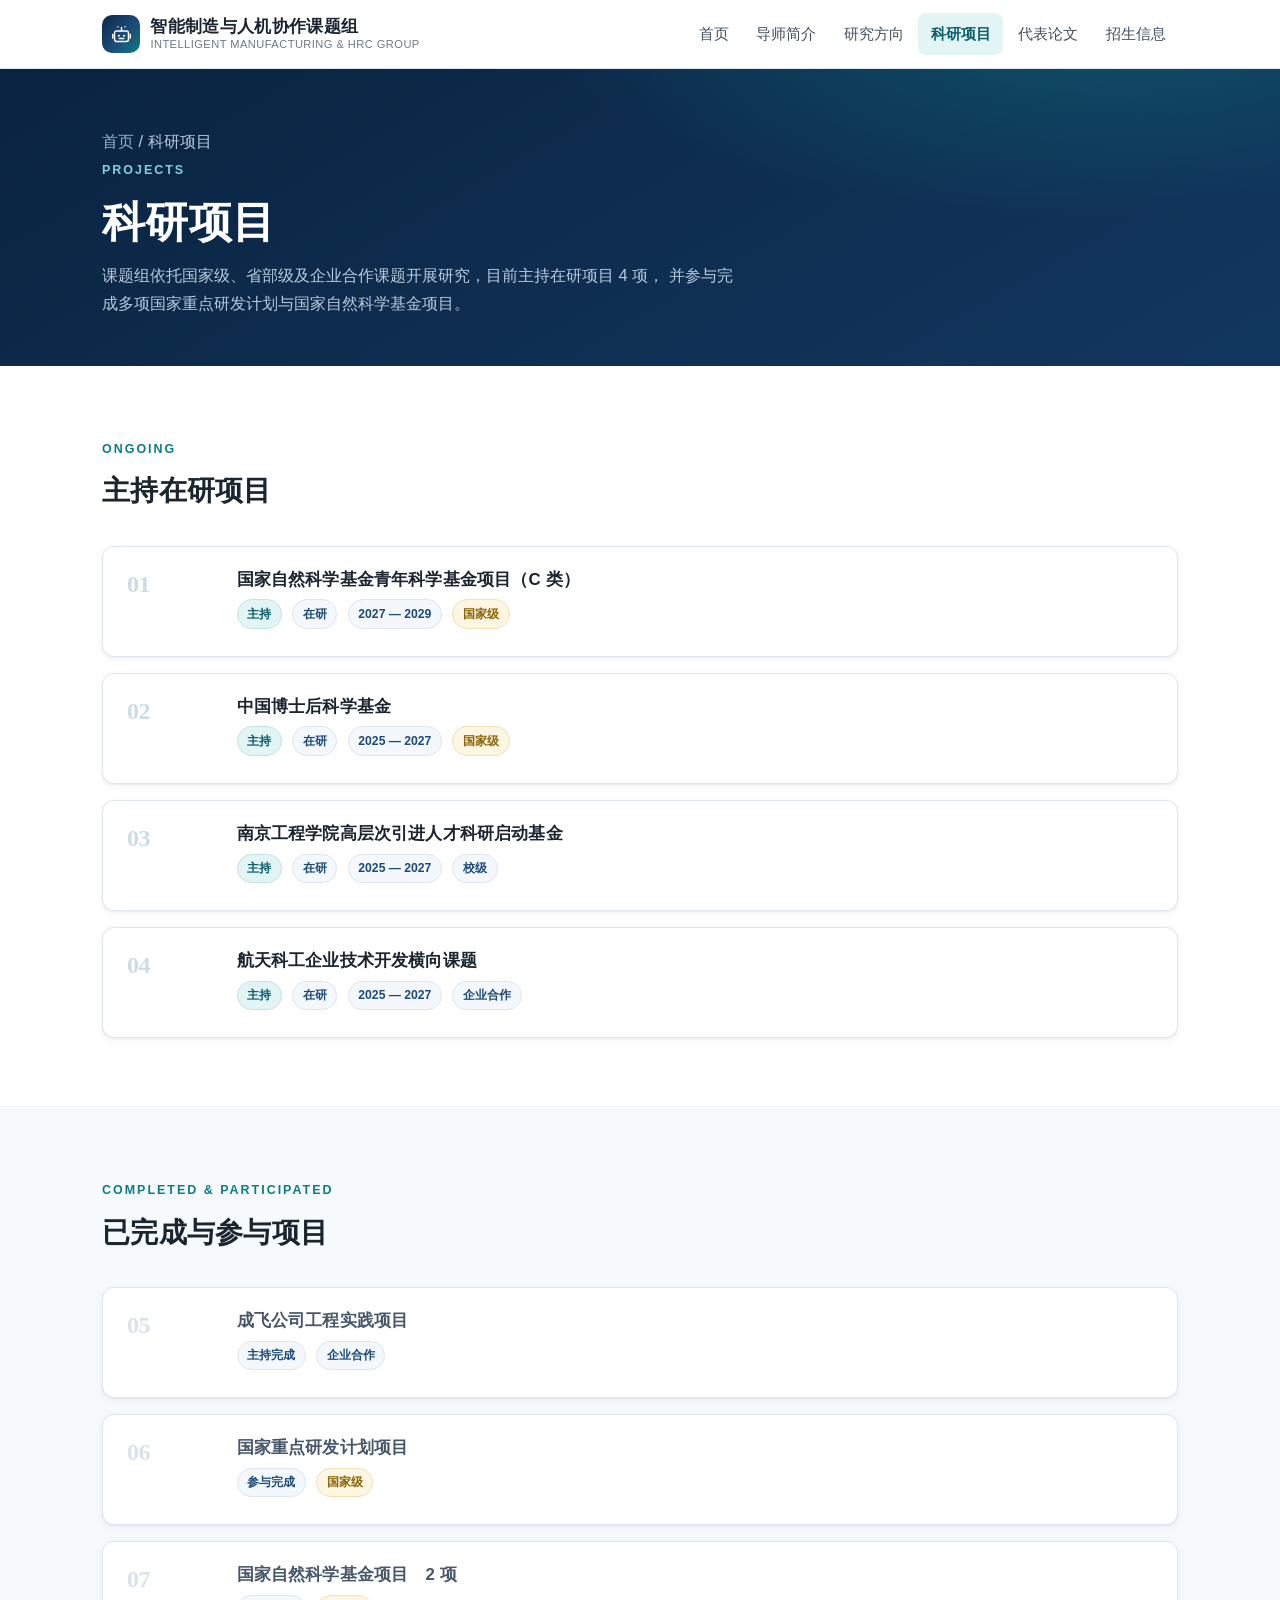
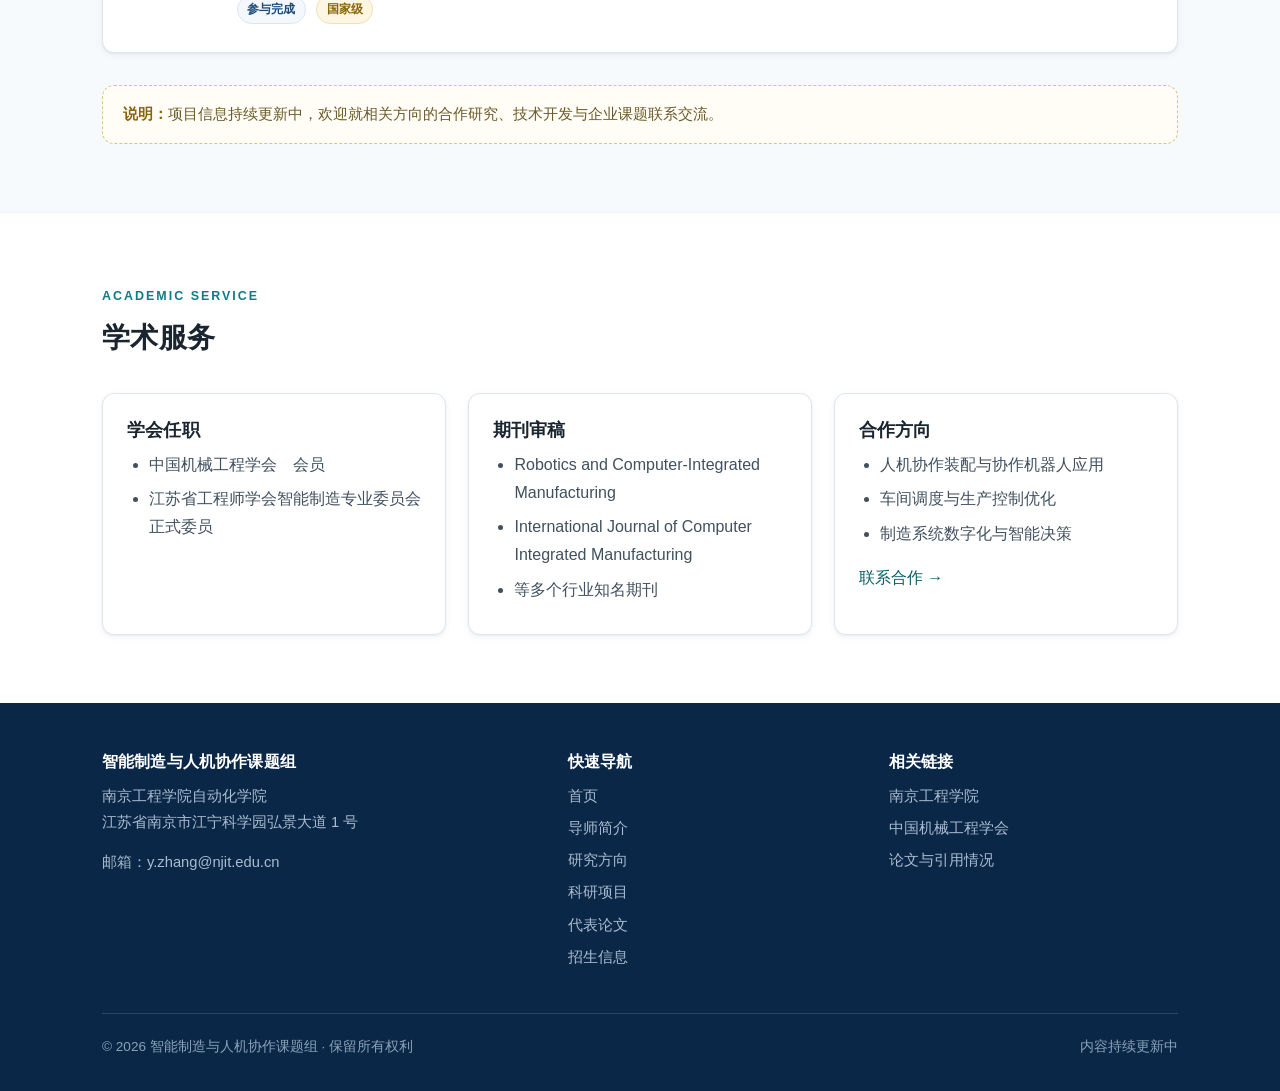
<file: projects.html>
<!DOCTYPE html>
<html lang="zh-CN">
<head>
<meta charset="UTF-8">
<meta name="viewport" content="width=device-width, initial-scale=1">
<title>科研项目 | 智能制造与人机协作课题组</title>
<meta name="description" content="课题组在研与完成项目：国家自然科学基金青年科学基金项目（C类）、中国博士后科学基金、南京工程学院引进人才科研启动基金、航天科工横向课题等。">
<meta name="keywords" content="国家自然科学基金,青年科学基金,中国博士后科学基金,横向课题,科研项目">
<link rel="icon" href="favicon.svg" type="image/svg+xml">
<meta name="theme-color" content="#0b2748">
<link rel="stylesheet" href="assets/css/style.css">
</head>
<body>

<a class="skip-link" href="#main">跳到主要内容</a>

<header class="site-header">
  <nav class="wrap nav" aria-label="主导航">
    <a class="brand" href="index.html">
      <span class="brand__mark" aria-hidden="true">
        <svg width="21" height="21" viewBox="0 0 24 24" fill="none" stroke="currentColor" stroke-width="1.7" stroke-linecap="round" stroke-linejoin="round">
          <rect x="4" y="8" width="16" height="12" rx="2.5"/>
          <path d="M12 8V4M8 3.2h0M16 3.2h0"/>
          <circle cx="9" cy="13.5" r="1.2" fill="currentColor" stroke="none"/>
          <circle cx="15" cy="13.5" r="1.2" fill="currentColor" stroke="none"/>
          <path d="M9.5 16.6h5"/>
          <path d="M2 12v4M22 12v4"/>
        </svg>
      </span>
      <span class="brand__text">
        <span class="brand__cn">智能制造与人机协作课题组</span>
        <span class="brand__en">Intelligent Manufacturing &amp; HRC Group</span>
      </span>
    </a>

    <button class="nav__toggle" type="button" aria-label="展开导航菜单" aria-expanded="false" aria-controls="site-menu">
      <svg width="22" height="22" viewBox="0 0 24 24" fill="none" stroke="currentColor" stroke-width="2" stroke-linecap="round" aria-hidden="true">
        <path d="M4 7h16M4 12h16M4 17h16"/>
      </svg>
    </button>

    <ul class="nav__list" id="site-menu">
      <li><a class="nav__link" href="index.html">首页</a></li>
      <li><a class="nav__link" href="advisor.html">导师简介</a></li>
      <li><a class="nav__link" href="research.html">研究方向</a></li>
      <li><a class="nav__link" href="projects.html">科研项目</a></li>
      <li><a class="nav__link" href="publications.html">代表论文</a></li>
      <li><a class="nav__link" href="join.html">招生信息</a></li>
    </ul>
  </nav>
</header>

<main id="main">

  <section class="page-hero">
    <div class="wrap">
      <p class="crumb"><a href="index.html">首页</a> / 科研项目</p>
      <span class="eyebrow">Projects</span>
      <h1>科研项目</h1>
      <p>
        课题组依托国家级、省部级及企业合作课题开展研究，目前主持在研项目 4 项，
        并参与完成多项国家重点研发计划与国家自然科学基金项目。
      </p>
    </div>
  </section>

  <!-- ===================== 在研项目 ===================== -->
  <section class="section">
    <div class="wrap">
      <div class="section-head">
        <span class="eyebrow">Ongoing</span>
        <h2>主持在研项目</h2>
      </div>

      <div class="proj-list">

        <article class="proj">
          <div class="proj__no">01</div>
          <div>
            <h3 class="proj__title">国家自然科学基金青年科学基金项目（C 类）</h3>
            <div class="proj__meta">
              <span class="tag tag--accent">主持</span>
              <span class="tag">在研</span>
              <span class="tag">2027 — 2029</span>
              <span class="tag tag--gold">国家级</span>
            </div>
          </div>
        </article>

        <article class="proj">
          <div class="proj__no">02</div>
          <div>
            <h3 class="proj__title">中国博士后科学基金</h3>
            <div class="proj__meta">
              <span class="tag tag--accent">主持</span>
              <span class="tag">在研</span>
              <span class="tag">2025 — 2027</span>
              <span class="tag tag--gold">国家级</span>
            </div>
          </div>
        </article>

        <article class="proj">
          <div class="proj__no">03</div>
          <div>
            <h3 class="proj__title">南京工程学院高层次引进人才科研启动基金</h3>
            <div class="proj__meta">
              <span class="tag tag--accent">主持</span>
              <span class="tag">在研</span>
              <span class="tag">2025 — 2027</span>
              <span class="tag">校级</span>
            </div>
          </div>
        </article>

        <article class="proj">
          <div class="proj__no">04</div>
          <div>
            <h3 class="proj__title">航天科工企业技术开发横向课题</h3>
            <div class="proj__meta">
              <span class="tag tag--accent">主持</span>
              <span class="tag">在研</span>
              <span class="tag">2025 — 2027</span>
              <span class="tag">企业合作</span>
            </div>
          </div>
        </article>

      </div>
    </div>
  </section>

  <!-- ===================== 已完成与参与 ===================== -->
  <section class="section section--soft">
    <div class="wrap">
      <div class="section-head">
        <span class="eyebrow">Completed &amp; Participated</span>
        <h2>已完成与参与项目</h2>
      </div>

      <div class="proj-list">

        <article class="proj proj--done">
          <div class="proj__no">05</div>
          <div>
            <h3 class="proj__title">成飞公司工程实践项目</h3>
            <div class="proj__meta">
              <span class="tag">主持完成</span>
              <span class="tag">企业合作</span>
            </div>
          </div>
        </article>

        <article class="proj proj--done">
          <div class="proj__no">06</div>
          <div>
            <h3 class="proj__title">国家重点研发计划项目</h3>
            <div class="proj__meta">
              <span class="tag">参与完成</span>
              <span class="tag tag--gold">国家级</span>
            </div>
          </div>
        </article>

        <article class="proj proj--done">
          <div class="proj__no">07</div>
          <div>
            <h3 class="proj__title">国家自然科学基金项目　2 项</h3>
            <div class="proj__meta">
              <span class="tag">参与完成</span>
              <span class="tag tag--gold">国家级</span>
            </div>
          </div>
        </article>

      </div>

      <div class="note" style="margin-top:2rem;">
        <strong>说明：</strong>项目信息持续更新中，欢迎就相关方向的合作研究、技术开发与企业课题联系交流。
      </div>
    </div>
  </section>

  <!-- ===================== 学术服务 ===================== -->
  <section class="section">
    <div class="wrap">
      <div class="section-head">
        <span class="eyebrow">Academic Service</span>
        <h2>学术服务</h2>
      </div>

      <div class="grid grid--3">
        <article class="card">
          <h3>学会任职</h3>
          <ul>
            <li>中国机械工程学会　会员</li>
            <li>江苏省工程师学会智能制造专业委员会　正式委员</li>
          </ul>
        </article>

        <article class="card">
          <h3>期刊审稿</h3>
          <ul>
            <li>Robotics and Computer-Integrated Manufacturing</li>
            <li>International Journal of Computer Integrated Manufacturing</li>
            <li>等多个行业知名期刊</li>
          </ul>
        </article>

        <article class="card">
          <h3>合作方向</h3>
          <ul>
            <li>人机协作装配与协作机器人应用</li>
            <li>车间调度与生产控制优化</li>
            <li>制造系统数字化与智能决策</li>
          </ul>
          <p style="margin-bottom:0;"><a href="mailto:y.zhang@njit.edu.cn">联系合作 →</a></p>
        </article>
      </div>
    </div>
  </section>

</main>

<footer class="site-footer">
  <div class="wrap">
    <div class="footer__grid">
      <div>
        <h3>智能制造与人机协作课题组</h3>
        <p>
          南京工程学院自动化学院<br>
          江苏省南京市江宁科学园弘景大道 1 号
        </p>
        <p>
          邮箱：<a href="mailto:y.zhang@njit.edu.cn">y.zhang@njit.edu.cn</a>
        </p>
      </div>

      <div>
        <h3>快速导航</h3>
        <ul>
          <li><a href="index.html">首页</a></li>
          <li><a href="advisor.html">导师简介</a></li>
          <li><a href="research.html">研究方向</a></li>
          <li><a href="projects.html">科研项目</a></li>
          <li><a href="publications.html">代表论文</a></li>
          <li><a href="join.html">招生信息</a></li>
        </ul>
      </div>

      <div>
        <h3>相关链接</h3>
        <ul>
          <li><a href="https://www.njit.edu.cn" target="_blank" rel="noopener">南京工程学院</a></li>
          <li><a href="https://www.cmes.org" target="_blank" rel="noopener">中国机械工程学会</a></li>
          <li><a href="publications.html">论文与引用情况</a></li>
        </ul>
      </div>
    </div>

    <div class="footer__bottom">
      <span>© <span data-year>2025</span> 智能制造与人机协作课题组 · 保留所有权利</span>
      <span>内容持续更新中</span>
    </div>
  </div>
</footer>

<script src="assets/js/main.js"></script>
</body>
</html>
</file>
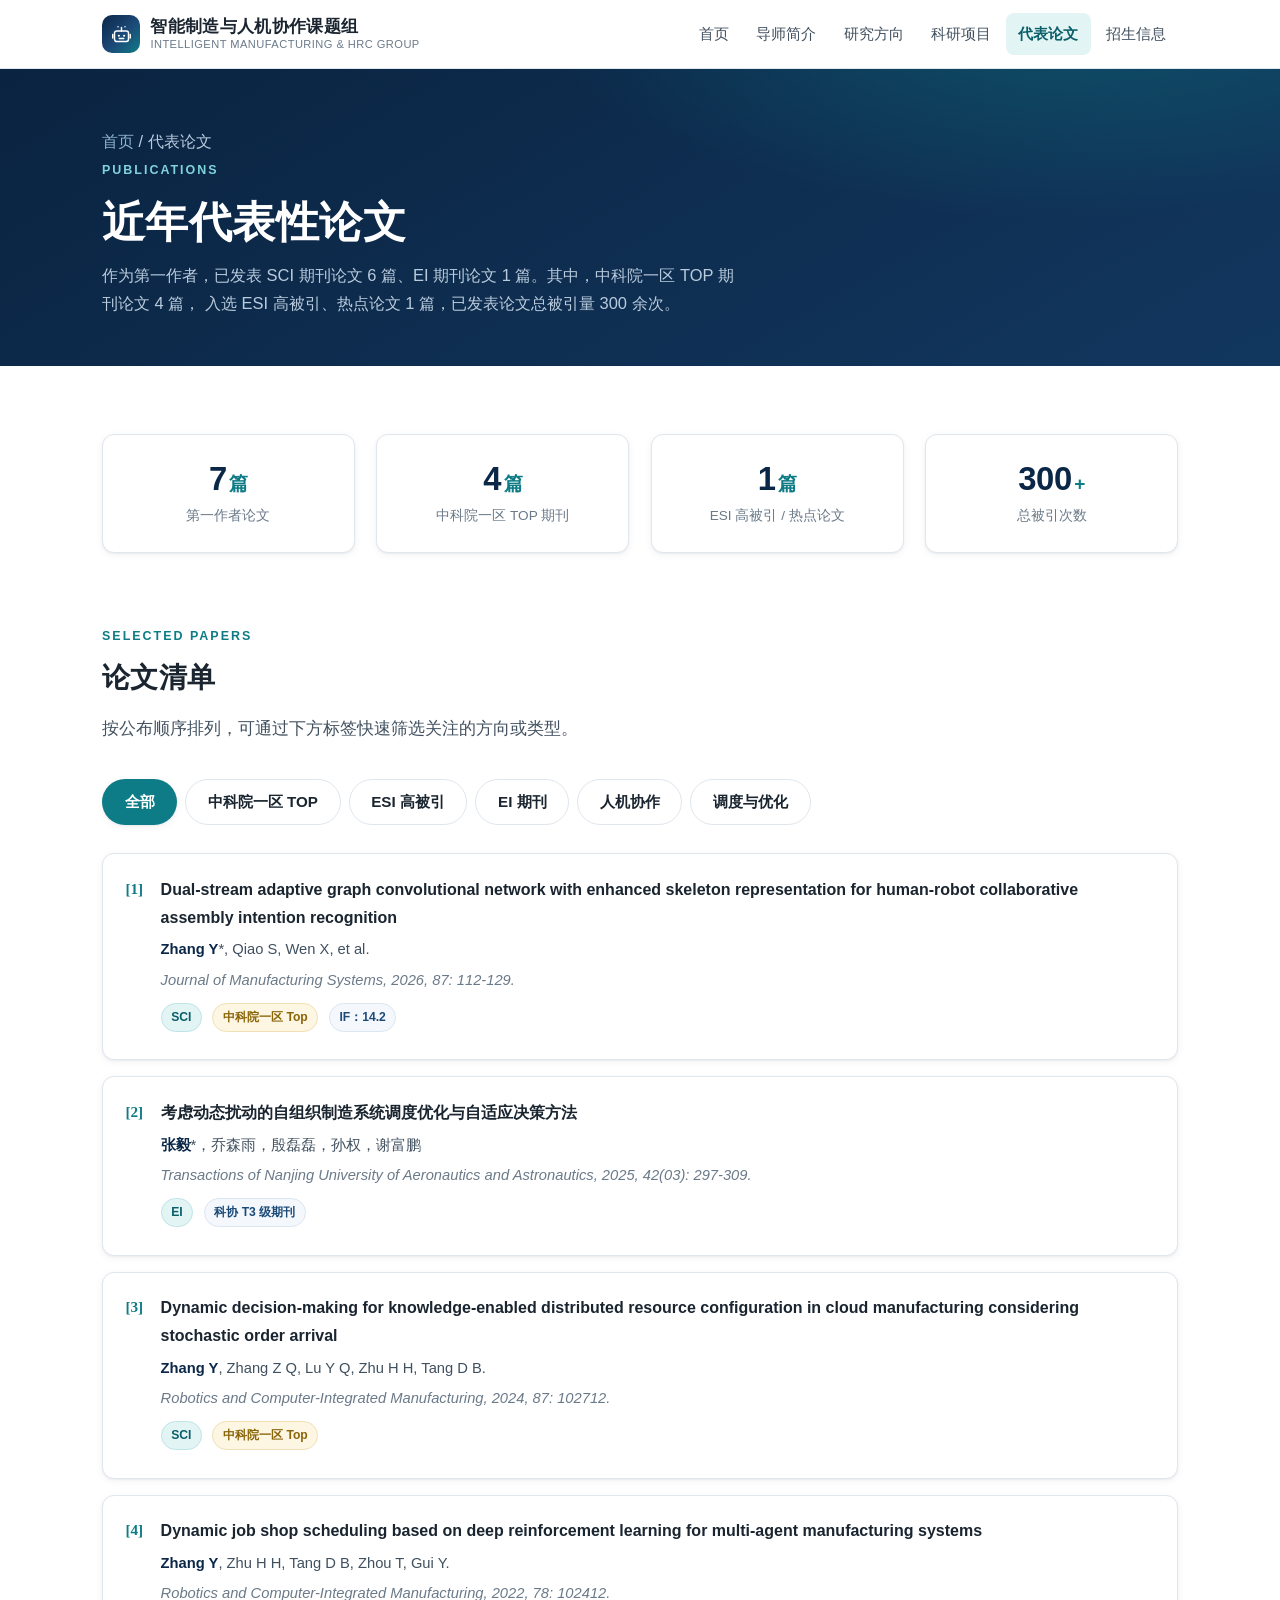
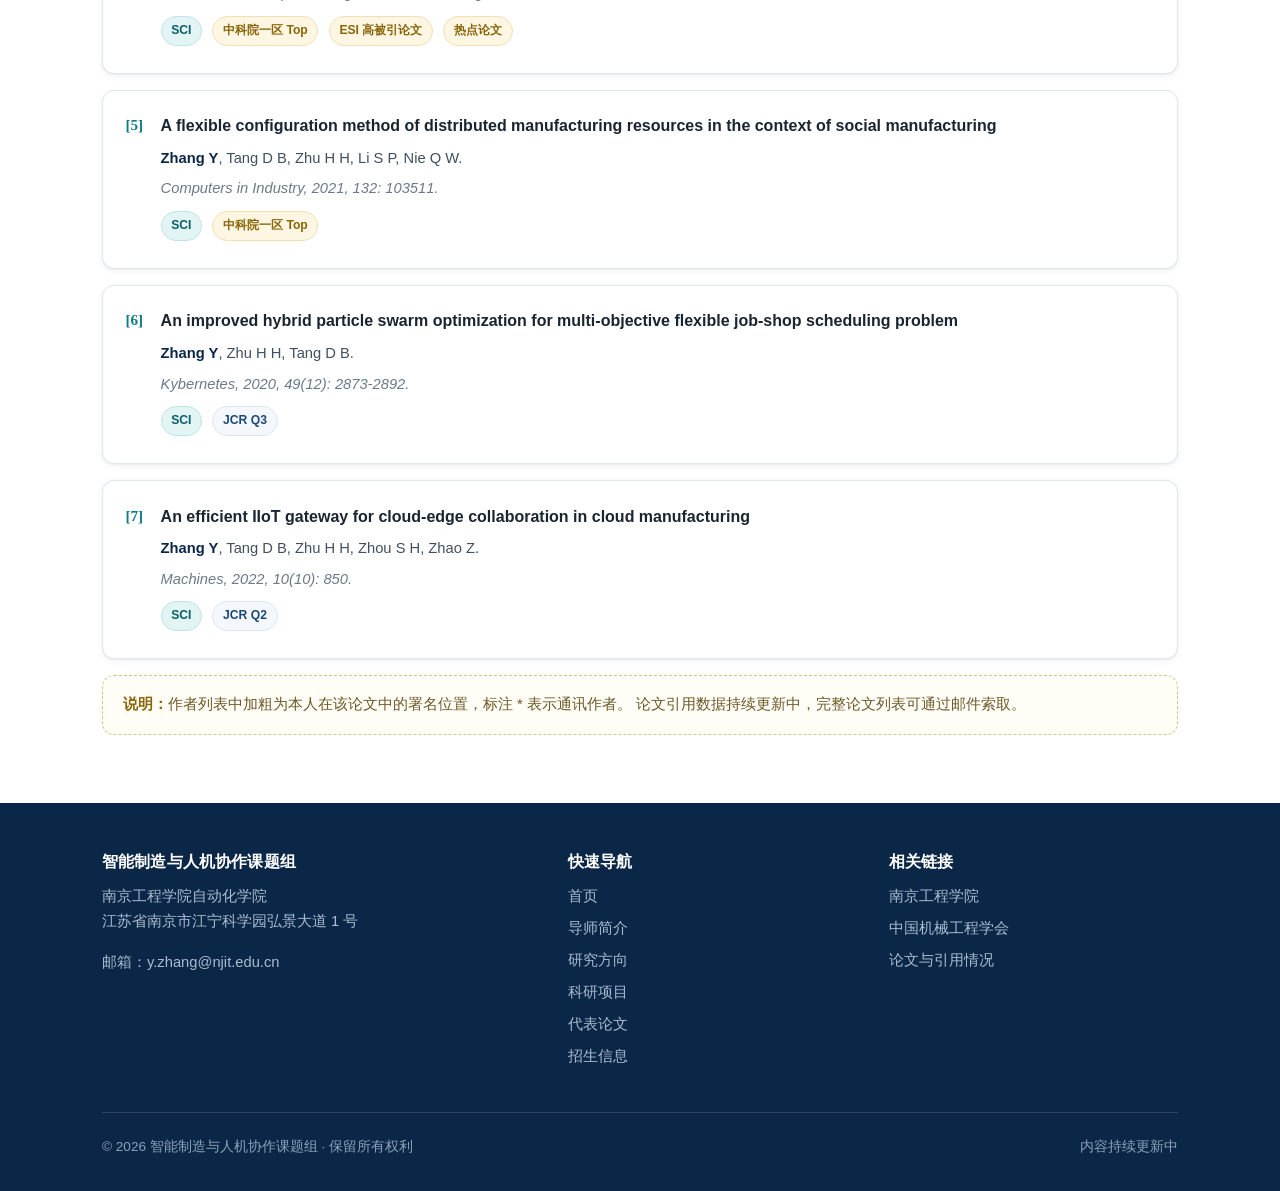
<file: publications.html>
<!DOCTYPE html>
<html lang="zh-CN">
<head>
<meta charset="UTF-8">
<meta name="viewport" content="width=device-width, initial-scale=1">
<title>代表论文 | 智能制造与人机协作课题组</title>
<meta name="description" content="课题组近年代表性论文，涵盖 Journal of Manufacturing Systems、Robotics and Computer-Integrated Manufacturing、Computers in Industry 等期刊，含中科院一区 TOP 期刊论文与 ESI 高被引、热点论文。">
<meta name="keywords" content="代表论文,SCI,中科院一区,ESI高被引,Journal of Manufacturing Systems,RCIM,人机协作,调度">
<link rel="icon" href="favicon.svg" type="image/svg+xml">
<meta name="theme-color" content="#0b2748">
<link rel="stylesheet" href="assets/css/style.css">
</head>
<body>

<a class="skip-link" href="#main">跳到主要内容</a>

<header class="site-header">
  <nav class="wrap nav" aria-label="主导航">
    <a class="brand" href="index.html">
      <span class="brand__mark" aria-hidden="true">
        <svg width="21" height="21" viewBox="0 0 24 24" fill="none" stroke="currentColor" stroke-width="1.7" stroke-linecap="round" stroke-linejoin="round">
          <rect x="4" y="8" width="16" height="12" rx="2.5"/>
          <path d="M12 8V4M8 3.2h0M16 3.2h0"/>
          <circle cx="9" cy="13.5" r="1.2" fill="currentColor" stroke="none"/>
          <circle cx="15" cy="13.5" r="1.2" fill="currentColor" stroke="none"/>
          <path d="M9.5 16.6h5"/>
          <path d="M2 12v4M22 12v4"/>
        </svg>
      </span>
      <span class="brand__text">
        <span class="brand__cn">智能制造与人机协作课题组</span>
        <span class="brand__en">Intelligent Manufacturing &amp; HRC Group</span>
      </span>
    </a>

    <button class="nav__toggle" type="button" aria-label="展开导航菜单" aria-expanded="false" aria-controls="site-menu">
      <svg width="22" height="22" viewBox="0 0 24 24" fill="none" stroke="currentColor" stroke-width="2" stroke-linecap="round" aria-hidden="true">
        <path d="M4 7h16M4 12h16M4 17h16"/>
      </svg>
    </button>

    <ul class="nav__list" id="site-menu">
      <li><a class="nav__link" href="index.html">首页</a></li>
      <li><a class="nav__link" href="advisor.html">导师简介</a></li>
      <li><a class="nav__link" href="research.html">研究方向</a></li>
      <li><a class="nav__link" href="projects.html">科研项目</a></li>
      <li><a class="nav__link" href="publications.html">代表论文</a></li>
      <li><a class="nav__link" href="join.html">招生信息</a></li>
    </ul>
  </nav>
</header>

<main id="main">

  <section class="page-hero">
    <div class="wrap">
      <p class="crumb"><a href="index.html">首页</a> / 代表论文</p>
      <span class="eyebrow">Publications</span>
      <h1>近年代表性论文</h1>
      <p>
        作为第一作者，已发表 SCI 期刊论文 6 篇、EI 期刊论文 1 篇。其中，中科院一区 TOP 期刊论文 4 篇，
        入选 ESI 高被引、热点论文 1 篇，已发表论文总被引量 300 余次。
      </p>
    </div>
  </section>

  <!-- ===================== 论文影响力 ===================== -->
  <section class="section" style="padding-bottom:0;">
    <div class="wrap">
      <div class="grid grid--4">
        <div class="card" style="text-align:center;">
          <span class="stat__num">7<small>篇</small></span>
          <span class="stat__label">第一作者论文</span>
        </div>
        <div class="card" style="text-align:center;">
          <span class="stat__num">4<small>篇</small></span>
          <span class="stat__label">中科院一区 TOP 期刊</span>
        </div>
        <div class="card" style="text-align:center;">
          <span class="stat__num">1<small>篇</small></span>
          <span class="stat__label">ESI 高被引 / 热点论文</span>
        </div>
        <div class="card" style="text-align:center;">
          <span class="stat__num">300<small>+</small></span>
          <span class="stat__label">总被引次数</span>
        </div>
      </div>
    </div>
  </section>

  <!-- ===================== 论文列表 ===================== -->
  <section class="section">
    <div class="wrap">
      <div class="section-head">
        <span class="eyebrow">Selected Papers</span>
        <h2>论文清单</h2>
        <p class="lead">按公布顺序排列，可通过下方标签快速筛选关注的方向或类型。</p>
      </div>

      <div class="pub-filters" role="group" aria-label="论文筛选">
        <button class="btn btn--primary" type="button" data-filter="all" aria-pressed="true">全部</button>
        <button class="btn btn--ghost" type="button" data-filter="top" aria-pressed="false">中科院一区 TOP</button>
        <button class="btn btn--ghost" type="button" data-filter="esi" aria-pressed="false">ESI 高被引</button>
        <button class="btn btn--ghost" type="button" data-filter="ei" aria-pressed="false">EI 期刊</button>
        <button class="btn btn--ghost" type="button" data-filter="hrc" aria-pressed="false">人机协作</button>
        <button class="btn btn--ghost" type="button" data-filter="sched" aria-pressed="false">调度与优化</button>
      </div>

      <ol class="pub-list">

        <li class="pub" id="pub-1" data-tags="top hrc">
          <span class="pub__title">Dual-stream adaptive graph convolutional network with enhanced skeleton representation for human-robot collaborative assembly intention recognition</span>
          <span class="pub__authors"><b>Zhang Y</b>*, Qiao S, Wen X, et al.</span>
          <span class="pub__venue">Journal of Manufacturing Systems, 2026, 87: 112-129.</span>
          <div class="pub__badges">
            <span class="tag tag--accent">SCI</span>
            <span class="tag tag--gold">中科院一区 Top</span>
            <span class="tag">IF：14.2</span>
          </div>
        </li>

        <li class="pub" id="pub-2" data-tags="ei sched">
          <span class="pub__title">考虑动态扰动的自组织制造系统调度优化与自适应决策方法</span>
          <span class="pub__authors"><b>张毅</b>*，乔森雨，殷磊磊，孙权，谢富鹏</span>
          <span class="pub__venue">Transactions of Nanjing University of Aeronautics and Astronautics, 2025, 42(03): 297-309.</span>
          <div class="pub__badges">
            <span class="tag tag--accent">EI</span>
            <span class="tag">科协 T3 级期刊</span>
          </div>
        </li>

        <li class="pub" id="pub-3" data-tags="top sched">
          <span class="pub__title">Dynamic decision-making for knowledge-enabled distributed resource configuration in cloud manufacturing considering stochastic order arrival</span>
          <span class="pub__authors"><b>Zhang Y</b>, Zhang Z Q, Lu Y Q, Zhu H H, Tang D B.</span>
          <span class="pub__venue">Robotics and Computer-Integrated Manufacturing, 2024, 87: 102712.</span>
          <div class="pub__badges">
            <span class="tag tag--accent">SCI</span>
            <span class="tag tag--gold">中科院一区 Top</span>
          </div>
        </li>

        <li class="pub" id="pub-4" data-tags="top sched esi">
          <span class="pub__title">Dynamic job shop scheduling based on deep reinforcement learning for multi-agent manufacturing systems</span>
          <span class="pub__authors"><b>Zhang Y</b>, Zhu H H, Tang D B, Zhou T, Gui Y.</span>
          <span class="pub__venue">Robotics and Computer-Integrated Manufacturing, 2022, 78: 102412.</span>
          <div class="pub__badges">
            <span class="tag tag--accent">SCI</span>
            <span class="tag tag--gold">中科院一区 Top</span>
            <span class="tag tag--gold">ESI 高被引论文</span>
            <span class="tag tag--gold">热点论文</span>
          </div>
        </li>

        <li class="pub" id="pub-5" data-tags="top sched">
          <span class="pub__title">A flexible configuration method of distributed manufacturing resources in the context of social manufacturing</span>
          <span class="pub__authors"><b>Zhang Y</b>, Tang D B, Zhu H H, Li S P, Nie Q W.</span>
          <span class="pub__venue">Computers in Industry, 2021, 132: 103511.</span>
          <div class="pub__badges">
            <span class="tag tag--accent">SCI</span>
            <span class="tag tag--gold">中科院一区 Top</span>
          </div>
        </li>

        <li class="pub" id="pub-6" data-tags="sched">
          <span class="pub__title">An improved hybrid particle swarm optimization for multi-objective flexible job-shop scheduling problem</span>
          <span class="pub__authors"><b>Zhang Y</b>, Zhu H H, Tang D B.</span>
          <span class="pub__venue">Kybernetes, 2020, 49(12): 2873-2892.</span>
          <div class="pub__badges">
            <span class="tag tag--accent">SCI</span>
            <span class="tag">JCR Q3</span>
          </div>
        </li>

        <li class="pub" id="pub-7" data-tags="sched">
          <span class="pub__title">An efficient IIoT gateway for cloud-edge collaboration in cloud manufacturing</span>
          <span class="pub__authors"><b>Zhang Y</b>, Tang D B, Zhu H H, Zhou S H, Zhao Z.</span>
          <span class="pub__venue">Machines, 2022, 10(10): 850.</span>
          <div class="pub__badges">
            <span class="tag tag--accent">SCI</span>
            <span class="tag">JCR Q2</span>
          </div>
        </li>

      </ol>

      <div class="note">
        <strong>说明：</strong>作者列表中加粗为本人在该论文中的署名位置，标注 * 表示通讯作者。
        论文引用数据持续更新中，完整论文列表可通过邮件索取。
      </div>
    </div>
  </section>

</main>

<footer class="site-footer">
  <div class="wrap">
    <div class="footer__grid">
      <div>
        <h3>智能制造与人机协作课题组</h3>
        <p>
          南京工程学院自动化学院<br>
          江苏省南京市江宁科学园弘景大道 1 号
        </p>
        <p>
          邮箱：<a href="mailto:y.zhang@njit.edu.cn">y.zhang@njit.edu.cn</a>
        </p>
      </div>

      <div>
        <h3>快速导航</h3>
        <ul>
          <li><a href="index.html">首页</a></li>
          <li><a href="advisor.html">导师简介</a></li>
          <li><a href="research.html">研究方向</a></li>
          <li><a href="projects.html">科研项目</a></li>
          <li><a href="publications.html">代表论文</a></li>
          <li><a href="join.html">招生信息</a></li>
        </ul>
      </div>

      <div>
        <h3>相关链接</h3>
        <ul>
          <li><a href="https://www.njit.edu.cn" target="_blank" rel="noopener">南京工程学院</a></li>
          <li><a href="https://www.cmes.org" target="_blank" rel="noopener">中国机械工程学会</a></li>
          <li><a href="publications.html">论文与引用情况</a></li>
        </ul>
      </div>
    </div>

    <div class="footer__bottom">
      <span>© <span data-year>2025</span> 智能制造与人机协作课题组 · 保留所有权利</span>
      <span>内容持续更新中</span>
    </div>
  </div>
</footer>

<script src="assets/js/main.js"></script>
</body>
</html>
</file>
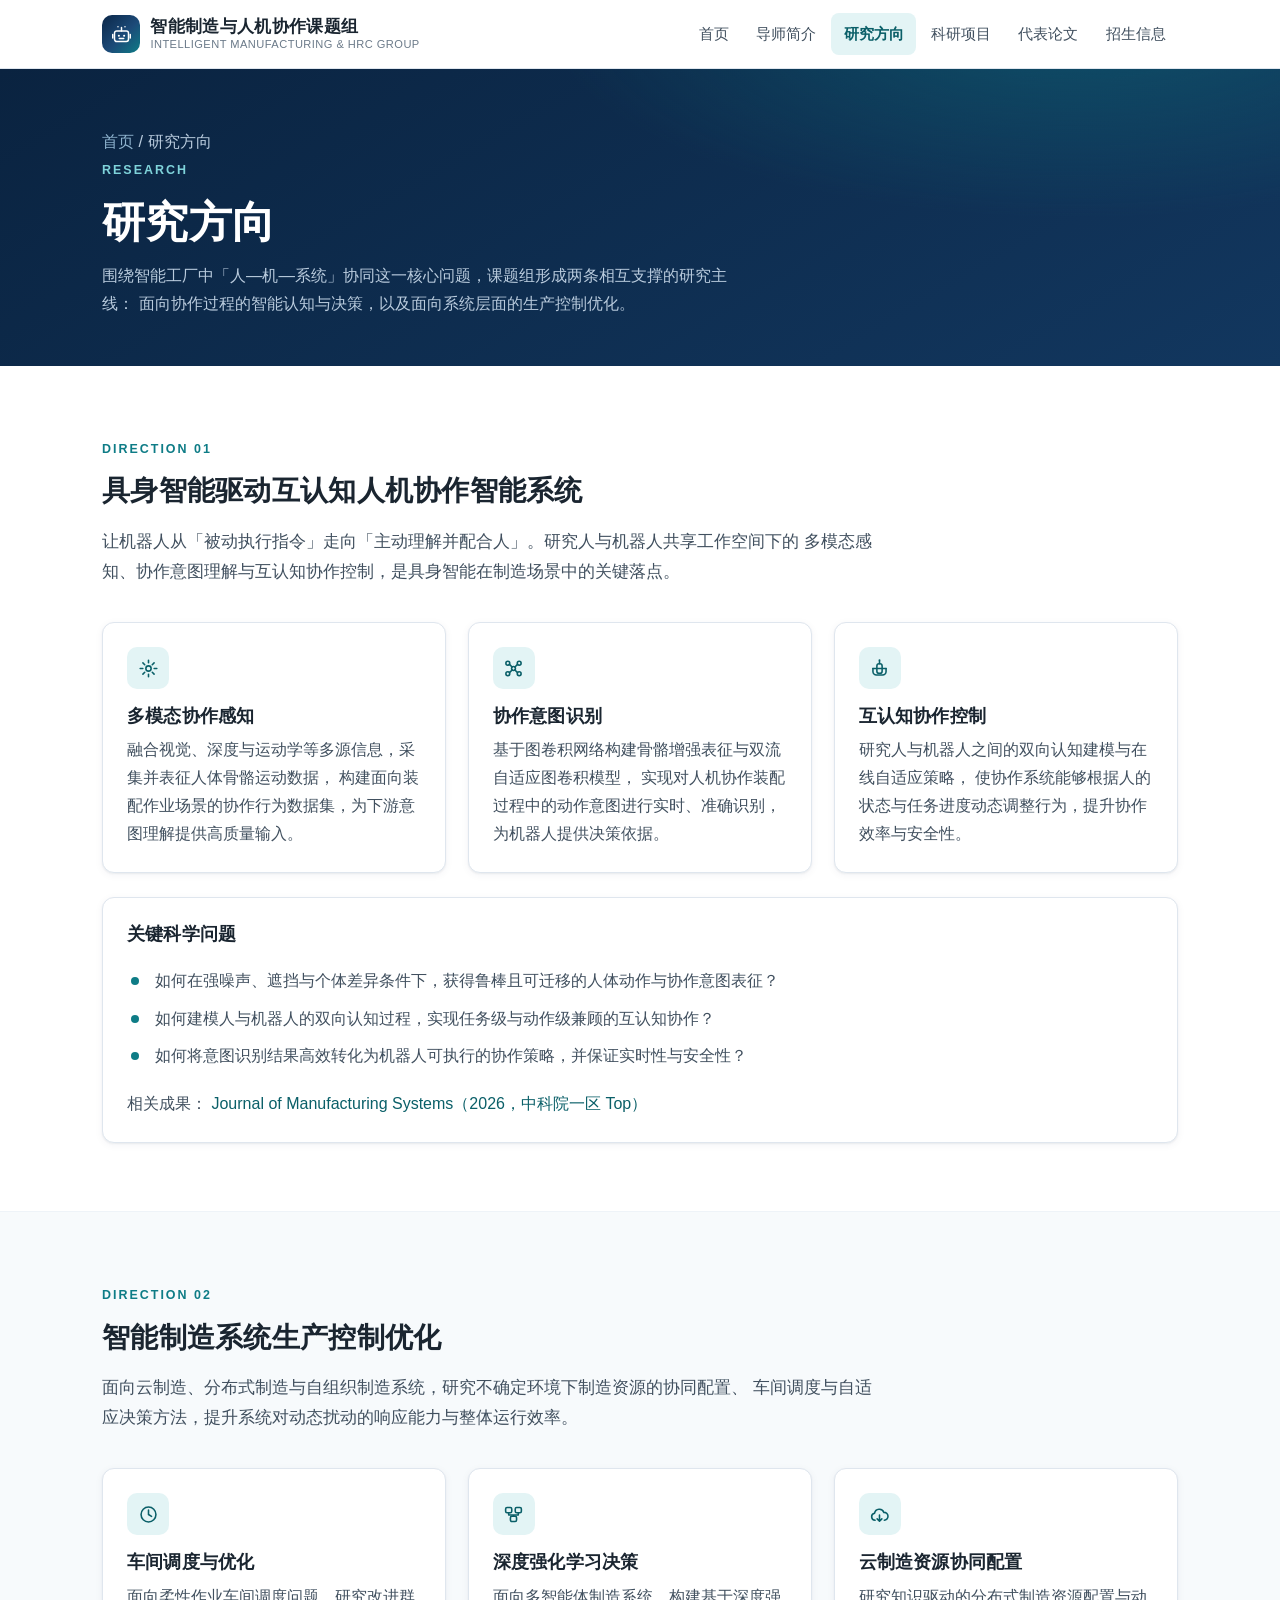
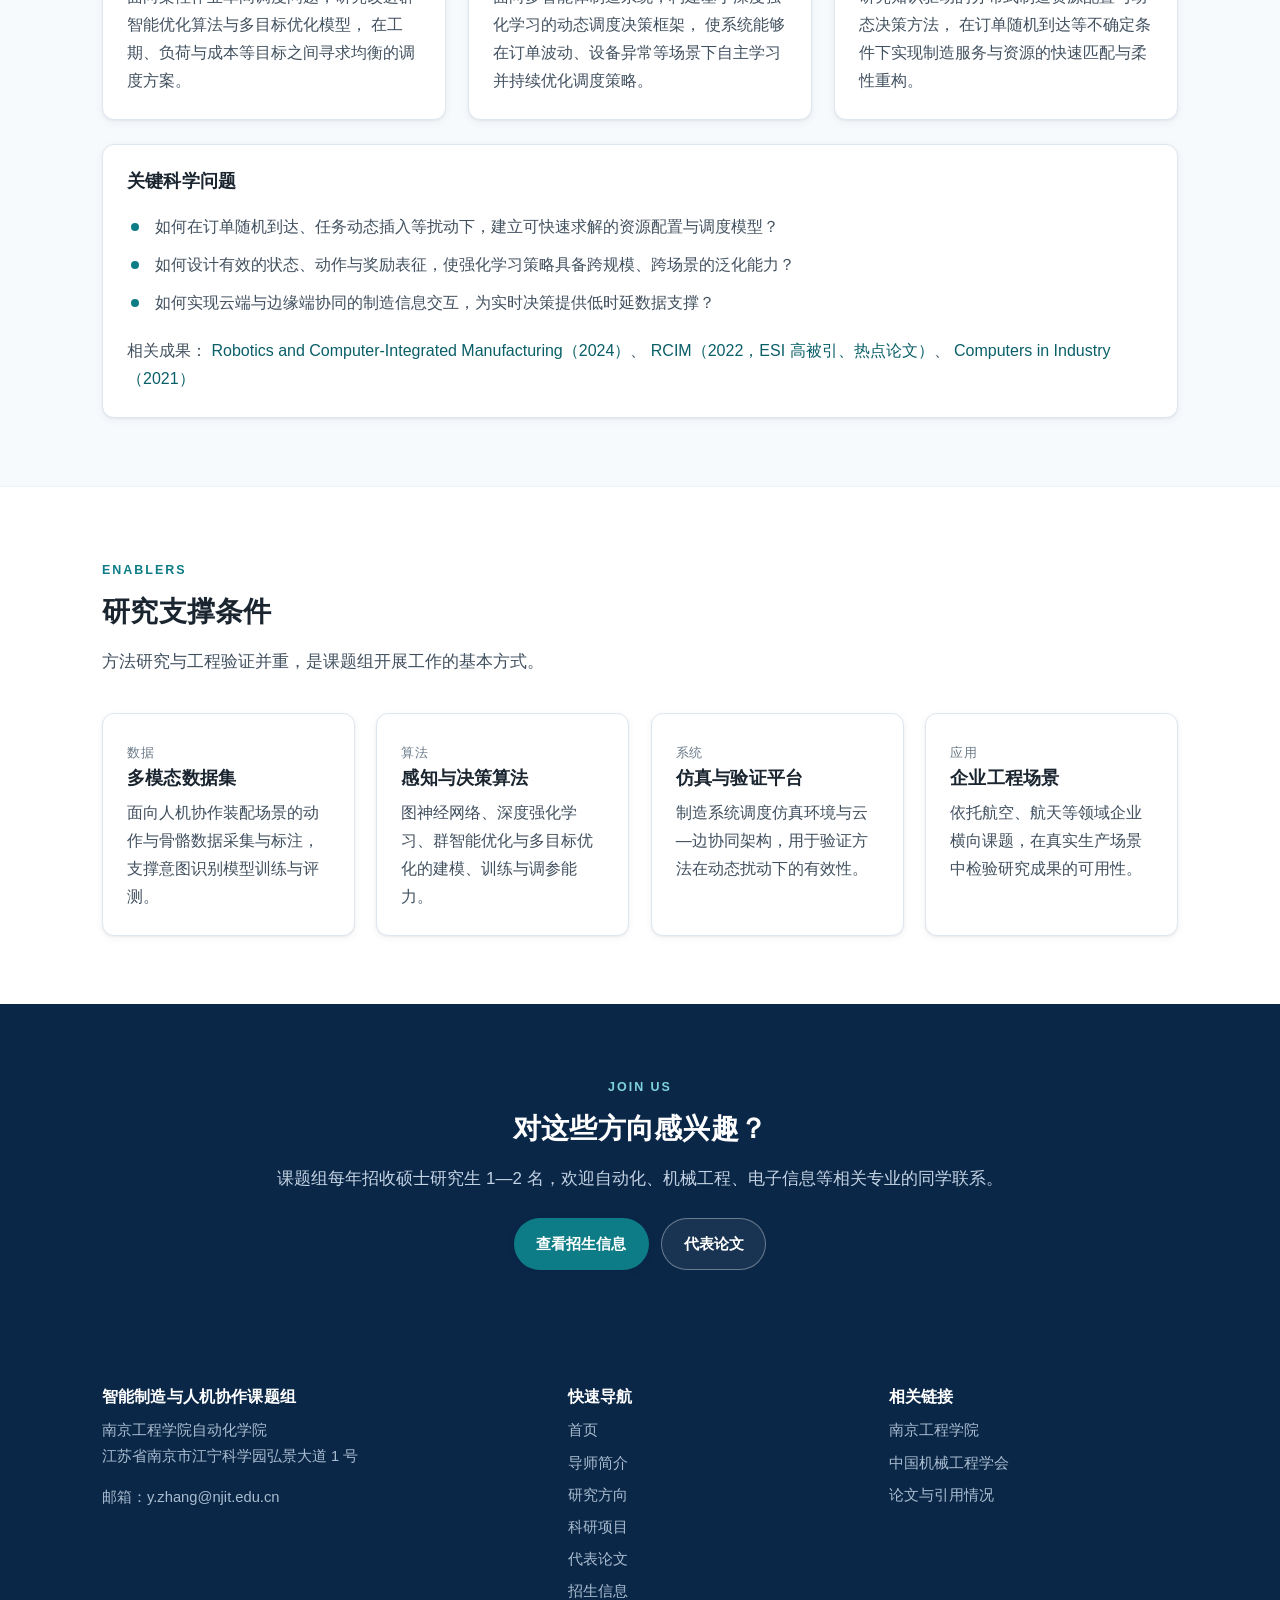
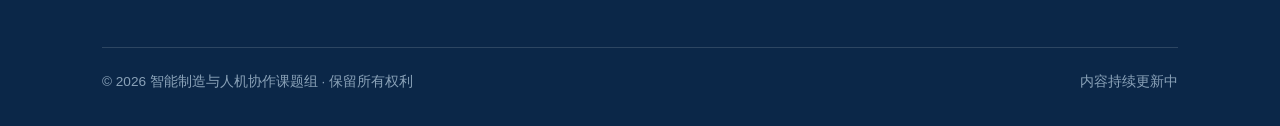
<file: research.html>
<!DOCTYPE html>
<html lang="zh-CN">
<head>
<meta charset="UTF-8">
<meta name="viewport" content="width=device-width, initial-scale=1">
<title>研究方向 | 智能制造与人机协作课题组</title>
<meta name="description" content="课题组研究方向：具身智能驱动互认知人机协作智能系统、智能制造系统生产控制优化。涵盖多模态感知、协作意图识别、深度强化学习调度、云制造资源配置等。">
<meta name="keywords" content="具身智能,人机协作,意图识别,智能制造,生产调度,深度强化学习,云制造">
<link rel="icon" href="favicon.svg" type="image/svg+xml">
<meta name="theme-color" content="#0b2748">
<link rel="stylesheet" href="assets/css/style.css">
</head>
<body>

<a class="skip-link" href="#main">跳到主要内容</a>

<header class="site-header">
  <nav class="wrap nav" aria-label="主导航">
    <a class="brand" href="index.html">
      <span class="brand__mark" aria-hidden="true">
        <svg width="21" height="21" viewBox="0 0 24 24" fill="none" stroke="currentColor" stroke-width="1.7" stroke-linecap="round" stroke-linejoin="round">
          <rect x="4" y="8" width="16" height="12" rx="2.5"/>
          <path d="M12 8V4M8 3.2h0M16 3.2h0"/>
          <circle cx="9" cy="13.5" r="1.2" fill="currentColor" stroke="none"/>
          <circle cx="15" cy="13.5" r="1.2" fill="currentColor" stroke="none"/>
          <path d="M9.5 16.6h5"/>
          <path d="M2 12v4M22 12v4"/>
        </svg>
      </span>
      <span class="brand__text">
        <span class="brand__cn">智能制造与人机协作课题组</span>
        <span class="brand__en">Intelligent Manufacturing &amp; HRC Group</span>
      </span>
    </a>

    <button class="nav__toggle" type="button" aria-label="展开导航菜单" aria-expanded="false" aria-controls="site-menu">
      <svg width="22" height="22" viewBox="0 0 24 24" fill="none" stroke="currentColor" stroke-width="2" stroke-linecap="round" aria-hidden="true">
        <path d="M4 7h16M4 12h16M4 17h16"/>
      </svg>
    </button>

    <ul class="nav__list" id="site-menu">
      <li><a class="nav__link" href="index.html">首页</a></li>
      <li><a class="nav__link" href="advisor.html">导师简介</a></li>
      <li><a class="nav__link" href="research.html">研究方向</a></li>
      <li><a class="nav__link" href="projects.html">科研项目</a></li>
      <li><a class="nav__link" href="publications.html">代表论文</a></li>
      <li><a class="nav__link" href="join.html">招生信息</a></li>
    </ul>
  </nav>
</header>

<main id="main">

  <section class="page-hero">
    <div class="wrap">
      <p class="crumb"><a href="index.html">首页</a> / 研究方向</p>
      <span class="eyebrow">Research</span>
      <h1>研究方向</h1>
      <p>
        围绕智能工厂中「人—机—系统」协同这一核心问题，课题组形成两条相互支撑的研究主线：
        面向协作过程的智能认知与决策，以及面向系统层面的生产控制优化。
      </p>
    </div>
  </section>

  <!-- ===================== 方向一 ===================== -->
  <section class="section" id="hrc">
    <div class="wrap">
      <div class="section-head">
        <span class="eyebrow">Direction 01</span>
        <h2>具身智能驱动互认知人机协作智能系统</h2>
        <p class="lead">
          让机器人从「被动执行指令」走向「主动理解并配合人」。研究人与机器人共享工作空间下的
          多模态感知、协作意图理解与互认知协作控制，是具身智能在制造场景中的关键落点。
        </p>
      </div>

      <div class="grid grid--3">
        <article class="card">
          <div class="card__icon" aria-hidden="true">
            <svg width="21" height="21" viewBox="0 0 24 24" fill="none" stroke="currentColor" stroke-width="1.8" stroke-linecap="round" stroke-linejoin="round">
              <circle cx="12" cy="12" r="3"/>
              <path d="M12 2.5v3M12 18.5v3M2.5 12h3M18.5 12h3M5.6 5.6l2.1 2.1M16.3 16.3l2.1 2.1M18.4 5.6l-2.1 2.1M7.7 16.3l-2.1 2.1"/>
            </svg>
          </div>
          <h3>多模态协作感知</h3>
          <p>
            融合视觉、深度与运动学等多源信息，采集并表征人体骨骼运动数据，
            构建面向装配作业场景的协作行为数据集，为下游意图理解提供高质量输入。
          </p>
        </article>

        <article class="card">
          <div class="card__icon" aria-hidden="true">
            <svg width="21" height="21" viewBox="0 0 24 24" fill="none" stroke="currentColor" stroke-width="1.8" stroke-linecap="round" stroke-linejoin="round">
              <circle cx="5.5" cy="6" r="2.2"/><circle cx="18.5" cy="6" r="2.2"/>
              <circle cx="5.5" cy="18" r="2.2"/><circle cx="18.5" cy="18" r="2.2"/>
              <circle cx="12" cy="12" r="2.2"/>
              <path d="m7.4 7.3 3 3M13.6 13.7l3 3M16.6 7.3l-3 3M10.4 13.7l-3 3"/>
            </svg>
          </div>
          <h3>协作意图识别</h3>
          <p>
            基于图卷积网络构建骨骼增强表征与双流自适应图卷积模型，
            实现对人机协作装配过程中的动作意图进行实时、准确识别，为机器人提供决策依据。
          </p>
        </article>

        <article class="card">
          <div class="card__icon" aria-hidden="true">
            <svg width="21" height="21" viewBox="0 0 24 24" fill="none" stroke="currentColor" stroke-width="1.8" stroke-linecap="round" stroke-linejoin="round">
              <path d="M12 3.5v3M12 12h7.5M12 12H4.5"/>
              <rect x="9" y="6.5" width="6" height="11" rx="2.5"/>
              <circle cx="12" cy="2.6" r="1.1" fill="currentColor" stroke="none"/>
              <path d="M4.5 12v3.5a4 4 0 0 0 4 4h7a4 4 0 0 0 4-4V12"/>
            </svg>
          </div>
          <h3>互认知协作控制</h3>
          <p>
            研究人与机器人之间的双向认知建模与在线自适应策略，
            使协作系统能够根据人的状态与任务进度动态调整行为，提升协作效率与安全性。
          </p>
        </article>
      </div>

      <div class="card" style="margin-top:1.5rem;">
        <h3>关键科学问题</h3>
        <ul class="checklist">
          <li>如何在强噪声、遮挡与个体差异条件下，获得鲁棒且可迁移的人体动作与协作意图表征？</li>
          <li>如何建模人与机器人的双向认知过程，实现任务级与动作级兼顾的互认知协作？</li>
          <li>如何将意图识别结果高效转化为机器人可执行的协作策略，并保证实时性与安全性？</li>
        </ul>
        <p style="margin:1.25rem 0 0;">
          相关成果：
          <a href="publications.html#pub-1">Journal of Manufacturing Systems（2026，中科院一区 Top）</a>
        </p>
      </div>
    </div>
  </section>

  <!-- ===================== 方向二 ===================== -->
  <section class="section section--soft" id="scheduling">
    <div class="wrap">
      <div class="section-head">
        <span class="eyebrow">Direction 02</span>
        <h2>智能制造系统生产控制优化</h2>
        <p class="lead">
          面向云制造、分布式制造与自组织制造系统，研究不确定环境下制造资源的协同配置、
          车间调度与自适应决策方法，提升系统对动态扰动的响应能力与整体运行效率。
        </p>
      </div>

      <div class="grid grid--3">
        <article class="card">
          <div class="card__icon" aria-hidden="true">
            <svg width="21" height="21" viewBox="0 0 24 24" fill="none" stroke="currentColor" stroke-width="1.8" stroke-linecap="round" stroke-linejoin="round">
              <circle cx="12" cy="12" r="8.5"/><path d="M12 7v5l3.5 2.2"/>
            </svg>
          </div>
          <h3>车间调度与优化</h3>
          <p>
            面向柔性作业车间调度问题，研究改进群智能优化算法与多目标优化模型，
            在工期、负荷与成本等目标之间寻求均衡的调度方案。
          </p>
        </article>

        <article class="card">
          <div class="card__icon" aria-hidden="true">
            <svg width="21" height="21" viewBox="0 0 24 24" fill="none" stroke="currentColor" stroke-width="1.8" stroke-linecap="round" stroke-linejoin="round">
              <rect x="3" y="4" width="7" height="6" rx="1.6"/><rect x="14" y="4" width="7" height="6" rx="1.6"/>
              <rect x="8.5" y="14" width="7" height="6" rx="1.6"/>
              <path d="M6.5 10v2.5h11V10M12 12.5V14"/>
            </svg>
          </div>
          <h3>深度强化学习决策</h3>
          <p>
            面向多智能体制造系统，构建基于深度强化学习的动态调度决策框架，
            使系统能够在订单波动、设备异常等场景下自主学习并持续优化调度策略。
          </p>
        </article>

        <article class="card">
          <div class="card__icon" aria-hidden="true">
            <svg width="21" height="21" viewBox="0 0 24 24" fill="none" stroke="currentColor" stroke-width="1.8" stroke-linecap="round" stroke-linejoin="round">
              <path d="M7 18.5a4 4 0 0 1-.6-7.95A5.5 5.5 0 0 1 17 9.6a4.45 4.45 0 0 1 .5 8.9"/>
              <path d="M12 12.5v7M9.3 17l2.7 2.7L14.7 17"/>
            </svg>
          </div>
          <h3>云制造资源协同配置</h3>
          <p>
            研究知识驱动的分布式制造资源配置与动态决策方法，
            在订单随机到达等不确定条件下实现制造服务与资源的快速匹配与柔性重构。
          </p>
        </article>
      </div>

      <div class="card" style="margin-top:1.5rem;">
        <h3>关键科学问题</h3>
        <ul class="checklist">
          <li>如何在订单随机到达、任务动态插入等扰动下，建立可快速求解的资源配置与调度模型？</li>
          <li>如何设计有效的状态、动作与奖励表征，使强化学习策略具备跨规模、跨场景的泛化能力？</li>
          <li>如何实现云端与边缘端协同的制造信息交互，为实时决策提供低时延数据支撑？</li>
        </ul>
        <p style="margin:1.25rem 0 0;">
          相关成果：
          <a href="publications.html#pub-3">Robotics and Computer-Integrated Manufacturing（2024）</a>、
          <a href="publications.html#pub-4">RCIM（2022，ESI 高被引、热点论文）</a>、
          <a href="publications.html#pub-5">Computers in Industry（2021）</a>
        </p>
      </div>
    </div>
  </section>

  <!-- ===================== 研究支撑 ===================== -->
  <section class="section">
    <div class="wrap">
      <div class="section-head">
        <span class="eyebrow">Enablers</span>
        <h2>研究支撑条件</h2>
        <p class="lead">方法研究与工程验证并重，是课题组开展工作的基本方式。</p>
      </div>

      <div class="grid grid--4">
        <article class="card">
          <span class="card__meta">数据</span>
          <h3>多模态数据集</h3>
          <p>面向人机协作装配场景的动作与骨骼数据采集与标注，支撑意图识别模型训练与评测。</p>
        </article>

        <article class="card">
          <span class="card__meta">算法</span>
          <h3>感知与决策算法</h3>
          <p>图神经网络、深度强化学习、群智能优化与多目标优化的建模、训练与调参能力。</p>
        </article>

        <article class="card">
          <span class="card__meta">系统</span>
          <h3>仿真与验证平台</h3>
          <p>制造系统调度仿真环境与云—边协同架构，用于验证方法在动态扰动下的有效性。</p>
        </article>

        <article class="card">
          <span class="card__meta">应用</span>
          <h3>企业工程场景</h3>
          <p>依托航空、航天等领域企业横向课题，在真实生产场景中检验研究成果的可用性。</p>
        </article>
      </div>
    </div>
  </section>

  <section class="section section--navy">
    <div class="wrap" style="text-align:center; max-width:820px;">
      <span class="eyebrow">Join Us</span>
      <h2>对这些方向感兴趣？</h2>
      <p class="lead">
        课题组每年招收硕士研究生 1—2 名，欢迎自动化、机械工程、电子信息等相关专业的同学联系。
      </p>
      <div class="btn-row" style="justify-content:center;">
        <a class="btn btn--primary" href="join.html">查看招生信息</a>
        <a class="btn btn--ghost" href="publications.html">代表论文</a>
      </div>
    </div>
  </section>

</main>

<footer class="site-footer">
  <div class="wrap">
    <div class="footer__grid">
      <div>
        <h3>智能制造与人机协作课题组</h3>
        <p>
          南京工程学院自动化学院<br>
          江苏省南京市江宁科学园弘景大道 1 号
        </p>
        <p>
          邮箱：<a href="mailto:y.zhang@njit.edu.cn">y.zhang@njit.edu.cn</a>
        </p>
      </div>

      <div>
        <h3>快速导航</h3>
        <ul>
          <li><a href="index.html">首页</a></li>
          <li><a href="advisor.html">导师简介</a></li>
          <li><a href="research.html">研究方向</a></li>
          <li><a href="projects.html">科研项目</a></li>
          <li><a href="publications.html">代表论文</a></li>
          <li><a href="join.html">招生信息</a></li>
        </ul>
      </div>

      <div>
        <h3>相关链接</h3>
        <ul>
          <li><a href="https://www.njit.edu.cn" target="_blank" rel="noopener">南京工程学院</a></li>
          <li><a href="https://www.cmes.org" target="_blank" rel="noopener">中国机械工程学会</a></li>
          <li><a href="publications.html">论文与引用情况</a></li>
        </ul>
      </div>
    </div>

    <div class="footer__bottom">
      <span>© <span data-year>2025</span> 智能制造与人机协作课题组 · 保留所有权利</span>
      <span>内容持续更新中</span>
    </div>
  </div>
</footer>

<script src="assets/js/main.js"></script>
</body>
</html>
</file>
<file: assets/css/style.css>
/* ==========================================================================
   课题组介绍网站 — 共享样式
   ========================================================================== */

:root {
  --navy: #0b2748;
  --navy-800: #12375f;
  --navy-700: #1c4a78;
  --navy-50: #f4f8fc;
  --accent: #0e7c86;
  --accent-dark: #0a5f68;
  --accent-soft: #e3f4f5;
  --gold: #b8860b;
  --ink: #1a2530;
  --body: #41505f;
  --muted: #6b7a89;
  --line: #dfe6ee;
  --line-soft: #eef3f8;
  --bg: #ffffff;
  --bg-soft: #f7fafc;
  --radius: 12px;
  --radius-lg: 18px;
  --shadow-sm: 0 1px 2px rgba(11, 39, 72, .06), 0 2px 8px rgba(11, 39, 72, .05);
  --shadow-md: 0 4px 12px rgba(11, 39, 72, .08), 0 12px 28px rgba(11, 39, 72, .07);
  --wrap: 1120px;
  --sans: "Segoe UI", "Microsoft YaHei", "PingFang SC", "Hiragino Sans GB",
          "Helvetica Neue", Arial, sans-serif;
  --serif: "Times New Roman", "Songti SC", "SimSun", Georgia, serif;
}

* { box-sizing: border-box; }

html {
  scroll-behavior: smooth;
  scroll-padding-top: 90px;
}

body {
  margin: 0;
  font-family: var(--sans);
  font-size: 16px;
  line-height: 1.75;
  color: var(--body);
  background: var(--bg);
  -webkit-font-smoothing: antialiased;
  text-rendering: optimizeLegibility;
}

h1, h2, h3, h4 {
  color: var(--ink);
  line-height: 1.35;
  margin: 0 0 .6em;
  font-weight: 700;
  letter-spacing: .01em;
}

h1 { font-size: clamp(1.9rem, 4vw, 2.7rem); }
h2 { font-size: clamp(1.35rem, 2.4vw, 1.75rem); }
h3 { font-size: 1.15rem; }
h4 { font-size: 1rem; }

p { margin: 0 0 1em; }

a {
  color: var(--accent-dark);
  text-decoration: none;
  transition: color .18s ease;
}

a:hover { color: var(--navy-700); }

ul, ol { margin: 0 0 1em; padding-left: 1.35em; }
li { margin-bottom: .4em; }

img { max-width: 100%; height: auto; display: block; }

hr {
  border: 0;
  border-top: 1px solid var(--line);
  margin: 2.5rem 0;
}

:focus-visible {
  outline: 3px solid var(--accent);
  outline-offset: 2px;
  border-radius: 4px;
}

.skip-link {
  position: absolute;
  left: -9999px;
  top: 0;
  z-index: 999;
  background: var(--navy);
  color: #fff;
  padding: .7rem 1.1rem;
  border-radius: 0 0 8px 0;
}
.skip-link:focus { left: 0; color: #fff; }

/* ---------- 布局 ---------- */

.wrap {
  width: 100%;
  max-width: var(--wrap);
  margin: 0 auto;
  padding: 0 22px;
}

.section { padding: 4.25rem 0; }
.section--soft { background: var(--bg-soft); border-top: 1px solid var(--line-soft); border-bottom: 1px solid var(--line-soft); }
.section--navy { background: var(--navy); color: #cfdcea; }
.section--navy h1, .section--navy h2, .section--navy h3 { color: #fff; }

.section-head {
  max-width: 780px;
  margin-bottom: 2.25rem;
}

.eyebrow {
  display: inline-block;
  font-size: .78rem;
  font-weight: 700;
  letter-spacing: .16em;
  text-transform: uppercase;
  color: var(--accent);
  margin-bottom: .7rem;
}
.section--navy .eyebrow { color: #7fd3da; }

.lead {
  font-size: 1.06rem;
  color: var(--body);
}
.section--navy .lead { color: #c3d3e3; }

.section-head p:last-child { margin-bottom: 0; }

/* ---------- 顶部导航 ---------- */

.site-header {
  position: sticky;
  top: 0;
  z-index: 100;
  background: rgba(255, 255, 255, .92);
  backdrop-filter: saturate(160%) blur(10px);
  border-bottom: 1px solid var(--line);
}

.nav {
  display: flex;
  align-items: center;
  justify-content: space-between;
  gap: 1rem;
  min-height: 68px;
}

.brand {
  display: flex;
  align-items: center;
  gap: .65rem;
  color: var(--ink);
  font-weight: 700;
  flex-shrink: 0;
}
.brand:hover { color: var(--navy-700); }

.brand__mark {
  width: 38px;
  height: 38px;
  flex: 0 0 38px;
  display: grid;
  place-items: center;
  border-radius: 10px;
  background: linear-gradient(135deg, var(--navy) 0%, var(--navy-700) 55%, var(--accent) 100%);
  color: #fff;
}

.brand__text { display: flex; flex-direction: column; line-height: 1.2; }
.brand__cn { font-size: 1.06rem; letter-spacing: .02em; }
.brand__en {
  font-size: .695rem;
  font-weight: 500;
  color: var(--muted);
  letter-spacing: .04em;
  text-transform: uppercase;
}

.nav__list {
  display: flex;
  align-items: center;
  gap: .15rem;
  list-style: none;
  margin: 0;
  padding: 0;
}
.nav__list li { margin: 0; }

.nav__link {
  display: block;
  padding: .5rem .78rem;
  border-radius: 8px;
  font-size: .94rem;
  font-weight: 500;
  color: var(--body);
  white-space: nowrap;
}
.nav__link:hover { background: var(--navy-50); color: var(--navy-700); }
.nav__link[aria-current="page"] {
  color: var(--accent-dark);
  background: var(--accent-soft);
  font-weight: 700;
}

.nav__toggle {
  display: none;
  width: 44px;
  height: 44px;
  border: 1px solid var(--line);
  border-radius: 10px;
  background: #fff;
  color: var(--ink);
  cursor: pointer;
  padding: 0;
  place-items: center;
}
.nav__toggle:hover { background: var(--navy-50); }

/* ---------- 按钮 ---------- */

.btn {
  display: inline-flex;
  align-items: center;
  gap: .5rem;
  padding: .72rem 1.35rem;
  border-radius: 999px;
  font-size: .95rem;
  font-weight: 600;
  border: 1px solid transparent;
  cursor: pointer;
  transition: transform .16s ease, background .2s ease, color .2s ease, box-shadow .2s ease;
  white-space: nowrap;
}
.btn:hover { transform: translateY(-1px); }

.btn--primary { background: var(--accent); color: #fff; box-shadow: var(--shadow-sm); }
.btn--primary:hover { background: var(--accent-dark); color: #fff; box-shadow: var(--shadow-md); }

.btn--ghost { border-color: var(--line); color: var(--ink); background: #fff; }
.btn--ghost:hover { border-color: var(--accent); color: var(--accent-dark); background: var(--accent-soft); }

.section--navy .btn--ghost,
.hero .btn--ghost { border-color: rgba(255,255,255,.35); color: #fff; background: rgba(255,255,255,.06); }
.section--navy .btn--ghost:hover,
.hero .btn--ghost:hover { background: rgba(255,255,255,.16); color: #fff; border-color: rgba(255,255,255,.6); }

.btn-row { display: flex; flex-wrap: wrap; gap: .75rem; margin-top: 1.5rem; }

/* ---------- 首页 Hero ---------- */

.hero {
  position: relative;
  overflow: hidden;
  color: #dbe6f0;
  background:
    radial-gradient(1100px 480px at 78% -8%, rgba(14, 124, 134, .55) 0%, rgba(14, 124, 134, 0) 62%),
    radial-gradient(760px 420px at 6% 106%, rgba(28, 74, 120, .75) 0%, rgba(28, 74, 120, 0) 60%),
    linear-gradient(160deg, #0a2340 0%, #0d2f52 52%, #0b2748 100%);
  padding: 5rem 0 4.5rem;
}

.hero__grid {
  position: absolute;
  inset: 0;
  background-image:
    linear-gradient(rgba(255,255,255,.045) 1px, transparent 1px),
    linear-gradient(90deg, rgba(255,255,255,.045) 1px, transparent 1px);
  background-size: 62px 62px;
  mask-image: linear-gradient(180deg, rgba(0,0,0,.7), transparent 78%);
  -webkit-mask-image: linear-gradient(180deg, rgba(0,0,0,.7), transparent 78%);
  pointer-events: none;
}

.hero__inner { position: relative; display: grid; grid-template-columns: minmax(0, 1.55fr) minmax(0, 1fr); gap: 3rem; align-items: center; }

.hero__tag {
  display: inline-flex;
  align-items: center;
  gap: .5rem;
  padding: .38rem .9rem;
  margin-bottom: 1.25rem;
  border: 1px solid rgba(255,255,255,.28);
  border-radius: 999px;
  font-size: .82rem;
  letter-spacing: .06em;
  color: #a9d8dd;
  background: rgba(255,255,255,.06);
}

.hero h1 { color: #fff; margin-bottom: 1rem; }
.hero__en {
  font-family: var(--serif);
  font-size: clamp(.95rem, 1.7vw, 1.12rem);
  letter-spacing: .06em;
  color: #8fb4cf;
  margin: -.3rem 0 1.25rem;
}
.hero__desc { font-size: 1.05rem; color: #c6d6e5; max-width: 62ch; margin-bottom: 0; }

.hero__card {
  background: rgba(255,255,255,.075);
  border: 1px solid rgba(255,255,255,.16);
  border-radius: var(--radius-lg);
  padding: 1.6rem 1.5rem;
  backdrop-filter: blur(6px);
}
.hero__card h2 { font-size: 1.02rem; color: #fff; margin-bottom: .9rem; letter-spacing: .05em; }
.hero__card ul { list-style: none; margin: 0; padding: 0; }
.hero__card li {
  display: flex;
  gap: .6rem;
  align-items: flex-start;
  font-size: .9rem;
  color: #c6d6e5;
  padding: .5rem 0;
  border-bottom: 1px dashed rgba(255,255,255,.14);
  margin: 0;
}
.hero__card li:last-child { border-bottom: 0; padding-bottom: 0; }
.hero__card li strong { color: #fff; font-weight: 600; }
.hero__card .dot { color: #7fd3da; line-height: 1.75; }

/* ---------- 数据条 ---------- */

.stats {
  display: grid;
  grid-template-columns: repeat(4, minmax(0, 1fr));
  gap: 1px;
  background: var(--line);
  border: 1px solid var(--line);
  border-radius: var(--radius-lg);
  overflow: hidden;
  margin-top: -2.4rem;
  position: relative;
  z-index: 2;
  box-shadow: var(--shadow-md);
}
.stat { background: #fff; padding: 1.5rem 1.25rem; text-align: center; }
.stat__num {
  display: block;
  font-size: clamp(1.6rem, 3vw, 2.05rem);
  font-weight: 700;
  color: var(--navy);
  line-height: 1.2;
  letter-spacing: -.01em;
}
.stat__num small { font-size: .58em; font-weight: 600; color: var(--accent); margin-left: .12em; }
.stat__label { display: block; font-size: .85rem; color: var(--muted); margin-top: .35rem; }

/* 卡片内复用数据样式时，确保居中 */
.card > .stat__num,
.card > .stat__label { display: block; text-align: center; }

/* ---------- 通用卡片网格 ---------- */

.grid { display: grid; gap: 1.35rem; }
.grid--2 { grid-template-columns: repeat(2, minmax(0, 1fr)); }
.grid--3 { grid-template-columns: repeat(3, minmax(0, 1fr)); }
.grid--4 { grid-template-columns: repeat(4, minmax(0, 1fr)); }

.card {
  background: #fff;
  border: 1px solid var(--line);
  border-radius: var(--radius);
  padding: 1.5rem;
  box-shadow: var(--shadow-sm);
  transition: transform .18s ease, box-shadow .18s ease, border-color .18s ease;
}
.card:hover { transform: translateY(-3px); box-shadow: var(--shadow-md); border-color: #cfdce8; }
.card h3 { margin-bottom: .5rem; }
.card p { margin-bottom: .75rem; }
.card p:last-child, .card ul:last-child { margin-bottom: 0; }
.card__icon {
  width: 42px;
  height: 42px;
  display: grid;
  place-items: center;
  border-radius: 10px;
  background: var(--accent-soft);
  color: var(--accent-dark);
  margin-bottom: .9rem;
}
.card--accent { border-top: 3px solid var(--accent); }

.card__meta {
  font-size: .82rem;
  color: var(--muted);
  letter-spacing: .04em;
  text-transform: uppercase;
  margin-bottom: .35rem;
}

.tag {
  display: inline-block;
  padding: .2rem .6rem;
  margin: 0 .3rem .35rem 0;
  border-radius: 999px;
  font-size: .76rem;
  font-weight: 600;
  background: var(--navy-50);
  color: var(--navy-700);
  border: 1px solid #dbe6f1;
}
.tag--accent { background: var(--accent-soft); color: var(--accent-dark); border-color: #bfe4e7; }
.tag--gold { background: #fdf6e3; color: #8a6508; border-color: #f0e0b4; }

/* ---------- 页面标题区 ---------- */

.page-hero {
  background:
    radial-gradient(820px 320px at 84% -20%, rgba(14,124,134,.45), rgba(14,124,134,0) 65%),
    linear-gradient(150deg, #0a2340 0%, #12375f 100%);
  color: #cfdcea;
  padding: 3.6rem 0 3rem;
}
.page-hero h1 { color: #fff; margin-bottom: .55rem; }
.page-hero p { color: #b9cbdd; font-size: 1.03rem; margin-bottom: 0; max-width: 70ch; }
.page-hero .eyebrow { color: #7fd3da; }

.crumb { font-size: .85rem; color: #8fb4cf; margin-bottom: 1rem; }
.crumb a { color: #8fb4cf; }
.crumb a:hover { color: #fff; }

/* ---------- 导师简介 ---------- */

/* ---------- 在读研究生 ---------- */

.member-list { display: grid; gap: .7rem; margin: 1.15rem 0 1.75rem; }
.member {
  display: flex;
  align-items: baseline;
  gap: 1rem;
  padding: .85rem 1.1rem;
  background: var(--bg-soft);
  border: 1px solid var(--line-soft);
  border-left: 3px solid var(--accent);
  border-radius: var(--radius);
}
.member__name { font-weight: 700; color: var(--ink); font-size: 1.02rem; min-width: 5em; }
.member__meta { color: var(--muted); font-size: .92rem; }

@media (max-width: 560px) {
  .member { flex-direction: column; gap: .15rem; }
  .member__name { min-width: 0; }
}

.profile { display: grid; grid-template-columns: minmax(0, 1fr) 290px; gap: 3rem; align-items: start; }

.profile__name { display: flex; align-items: baseline; flex-wrap: wrap; gap: .8rem; margin-bottom: .35rem; }
.profile__name h1 { margin: 0; }
.profile__name span { font-size: 1rem; color: var(--muted); letter-spacing: .05em; }
.profile__title { font-size: 1.05rem; font-weight: 600; color: var(--accent-dark); margin-bottom: 1.35rem; }

.aside-card {
  border: 1px solid var(--line);
  border-radius: var(--radius);
  padding: 1.35rem;
  background: var(--bg-soft);
  margin-bottom: 1.25rem;
}
.aside-card h3 {
  font-size: .82rem;
  letter-spacing: .14em;
  text-transform: uppercase;
  color: var(--muted);
  margin-bottom: .85rem;
}
.aside-card ul { list-style: none; margin: 0; padding: 0; }
.aside-card li {
  font-size: .9rem;
  padding: .45rem 0;
  border-bottom: 1px dashed var(--line);
  margin: 0;
  display: grid;
  grid-template-columns: auto minmax(0, 1fr);
  gap: .8rem;
}
.aside-card li:last-child { border-bottom: 0; padding-bottom: 0; }
.aside-card li > span:first-child { color: var(--muted); white-space: nowrap; }
.aside-card li > span:last-child { text-align: right; color: var(--ink); }

/* ---------- 时间轴 ---------- */

.timeline { list-style: none; margin: 0; padding: 0 0 0 1.5rem; border-left: 2px solid var(--line); }
.timeline li { position: relative; padding: 0 0 1.5rem 1.35rem; margin: 0; }
.timeline li:last-child { padding-bottom: 0; }
.timeline li::before {
  content: "";
  position: absolute;
  left: -1.95rem;
  top: .55rem;
  width: 11px;
  height: 11px;
  border-radius: 50%;
  background: #fff;
  border: 3px solid var(--accent);
}
.timeline__year { display: block; font-weight: 700; color: var(--navy); font-size: .92rem; letter-spacing: .03em; }
.timeline__text { display: block; font-size: .95rem; }
.timeline__text em { color: var(--muted); font-style: normal; font-size: .88rem; }

/* ---------- 论文列表 ---------- */

.pub-filters {
  display: flex;
  flex-wrap: wrap;
  gap: .5rem;
  margin-bottom: 1.75rem;
}

.pub-list { list-style: none; margin: 0; padding: 0; counter-reset: pub; }

.pub {
  counter-increment: pub;
  position: relative;
  padding: 1.35rem 1.5rem 1.35rem 3.6rem;
  border: 1px solid var(--line);
  border-radius: var(--radius);
  background: #fff;
  margin-bottom: 1rem;
  box-shadow: var(--shadow-sm);
  transition: border-color .18s ease, box-shadow .18s ease;
}
.pub:hover { border-color: #cfdce8; box-shadow: var(--shadow-md); }
.pub::before {
  content: "[" counter(pub) "]";
  position: absolute;
  left: 1.4rem;
  top: 1.35rem;
  font-family: var(--serif);
  font-weight: 700;
  color: var(--accent);
  font-size: .95rem;
}

.pub__title { font-weight: 600; color: var(--ink); display: block; margin-bottom: .35rem; }
.pub__authors { display: block; font-size: .92rem; color: var(--body); margin-bottom: .3rem; }
.pub__authors b { color: var(--navy); font-weight: 700; }
.pub__venue { display: block; font-size: .92rem; color: var(--muted); font-style: italic; margin-bottom: .55rem; }
.pub__badges { display: flex; flex-wrap: wrap; gap: .35rem; }

/* ---------- 项目 ---------- */

.proj-list { display: grid; gap: 1rem; }
.proj {
  display: grid;
  grid-template-columns: 88px minmax(0, 1fr);
  gap: 1.35rem;
  align-items: start;
  padding: 1.35rem 1.5rem;
  border: 1px solid var(--line);
  border-radius: var(--radius);
  background: #fff;
  box-shadow: var(--shadow-sm);
}
.proj__no {
  font-family: var(--serif);
  font-size: 1.5rem;
  font-weight: 700;
  color: #cddbe8;
  line-height: 1;
  padding-top: .2rem;
  letter-spacing: -.02em;
}
.proj__title { font-weight: 600; color: var(--ink); font-size: 1.05rem; margin-bottom: .5rem; }
.proj__meta { display: flex; flex-wrap: wrap; gap: .35rem; }
.proj--done .proj__no { color: #d9e2ea; }
.proj--done .proj__title { color: #47576a; }

/* ---------- 招生 ---------- */

.callout {
  border: 1px solid #bfe4e7;
  background: linear-gradient(180deg, #f0fbfb 0%, #ffffff 100%);
  border-left: 4px solid var(--accent);
  border-radius: var(--radius);
  padding: 1.75rem;
}
.callout h3 { margin-bottom: .6rem; }

.email {
  display: inline-flex;
  align-items: center;
  gap: .5rem;
  font-family: var(--serif);
  font-size: 1.08rem;
  font-weight: 700;
  letter-spacing: .02em;
  color: var(--navy);
  background: #fff;
  border: 1px solid var(--line);
  border-radius: 999px;
  padding: .6rem 1.2rem;
  margin-top: .5rem;
}
.email:hover { border-color: var(--accent); color: var(--accent-dark); background: var(--accent-soft); }

.checklist { list-style: none; margin: 1.25rem 0 0; padding: 0; }
.checklist li { position: relative; padding-left: 1.75rem; margin-bottom: .6rem; }
.checklist li::before {
  content: "";
  position: absolute;
  left: .25rem;
  top: .62rem;
  width: .5rem;
  height: .5rem;
  border-radius: 50%;
  background: var(--accent);
}

/* ---------- 提示条 ---------- */

.note {
  border: 1px dashed #d8c48a;
  background: #fffdf5;
  border-radius: var(--radius);
  padding: 1rem 1.25rem;
  font-size: .92rem;
  color: #6b5a2a;
}
.note strong { color: #8a6508; }

/* ---------- 页脚 ---------- */

.site-footer {
  background: var(--navy);
  color: #a9bccf;
  padding: 3rem 0 2rem;
  font-size: .92rem;
}
.site-footer h3 { color: #fff; font-size: 1rem; margin-bottom: .7rem; }
.footer__grid { display: grid; grid-template-columns: minmax(0, 1.5fr) minmax(0, 1fr) minmax(0, 1fr); gap: 2rem; }
.site-footer a { color: #a9bccf; }
.site-footer a:hover { color: #fff; }
.site-footer ul { list-style: none; margin: 0; padding: 0; }
.site-footer li { margin-bottom: .4rem; }
.footer__bottom {
  margin-top: 2.25rem;
  padding-top: 1.35rem;
  border-top: 1px solid rgba(255,255,255,.14);
  display: flex;
  flex-wrap: wrap;
  gap: .6rem 1.2rem;
  justify-content: space-between;
  font-size: .85rem;
  color: #8aa2b8;
}

/* ---------- 响应式 ---------- */

@media (max-width: 1000px) {
  .hero__inner { grid-template-columns: 1fr; gap: 2rem; }
  .profile { grid-template-columns: 1fr; gap: 2rem; }
  .grid--4 { grid-template-columns: repeat(2, minmax(0, 1fr)); }
}

@media (max-width: 860px) {
  .nav__toggle { display: grid; }

  .nav__list {
    position: absolute;
    left: 0;
    right: 0;
    top: 100%;
    flex-direction: column;
    align-items: stretch;
    gap: 0;
    padding: .5rem 14px 1rem;
    background: #fff;
    border-bottom: 1px solid var(--line);
    box-shadow: var(--shadow-md);
    display: none;
  }
  .nav__list.is-open { display: flex; }
  .nav__link { padding: .75rem .8rem; font-size: 1rem; }

  .stats { grid-template-columns: repeat(2, minmax(0, 1fr)); margin-top: -1.6rem; }
  .grid--2, .grid--3 { grid-template-columns: 1fr; }
  .footer__grid { grid-template-columns: 1fr; gap: 1.5rem; }
  .section { padding: 3rem 0; }
  .hero { padding: 3.5rem 0 3.5rem; }
  .page-hero { padding: 2.6rem 0 2.2rem; }
}

@media (max-width: 560px) {
  body { font-size: 15.5px; }
  .grid--4 { grid-template-columns: 1fr; }
  .proj { grid-template-columns: 1fr; gap: .5rem; }
  .proj__no { font-size: 1.15rem; padding-top: 0; }
  .pub { padding: 3.1rem 1.15rem 1.25rem; }
  .pub::before { top: 1.1rem; left: 1.15rem; }
  .brand__en { display: none; }
}

@media print {
  .site-header, .site-footer, .nav__toggle, .btn-row, .pub-filters { display: none !important; }
  body { font-size: 12pt; color: #000; }
  .card, .pub, .proj { box-shadow: none; break-inside: avoid; }
}
</file>
